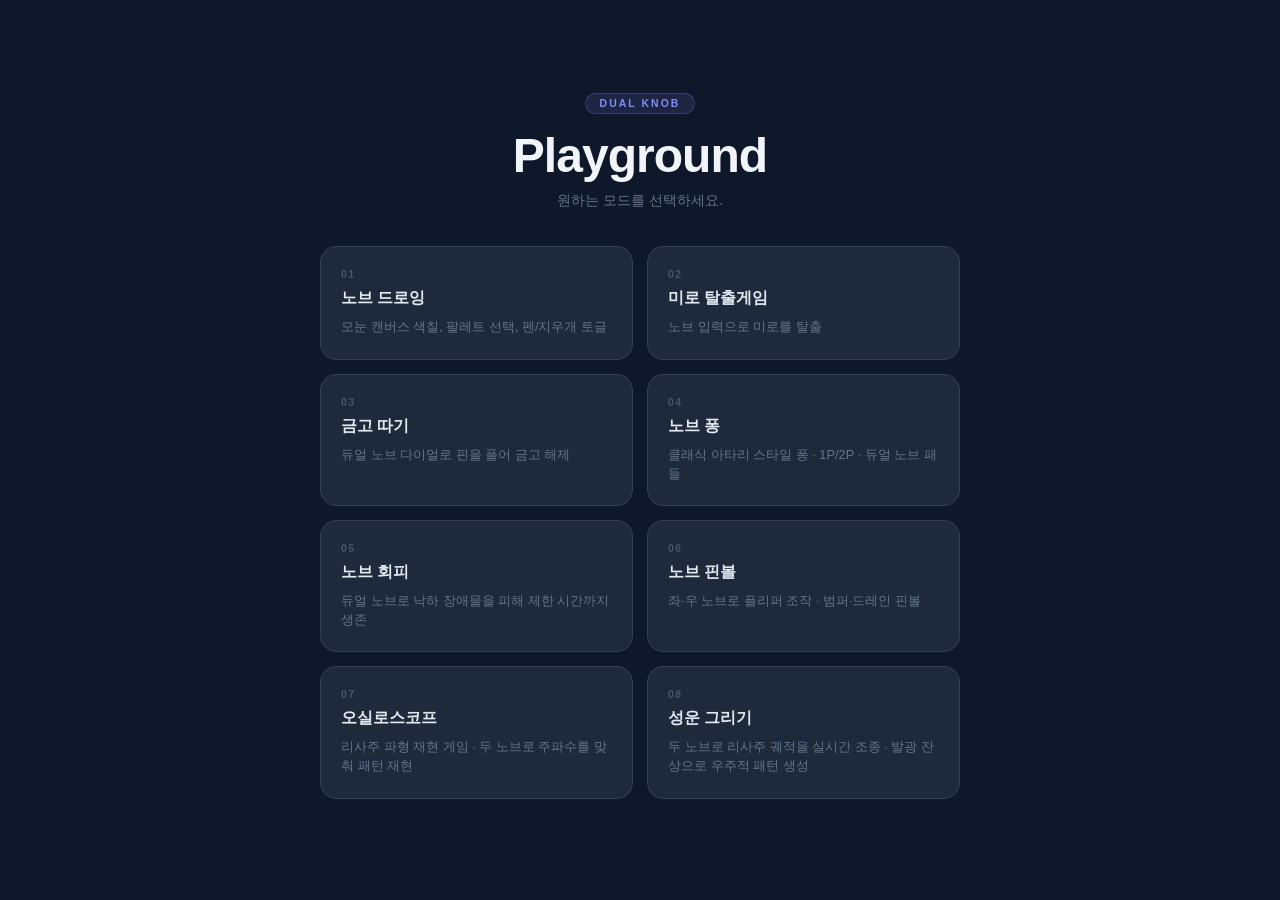
<file: index.html>
<!doctype html>
<html lang="ko">
  <head>
    <meta charset="UTF-8" />
    <meta http-equiv="refresh" content="0; url=./pages/index.html" />
    <meta name="viewport" content="width=device-width, initial-scale=1.0" />
    <title>Redirecting...</title>
  </head>
  <body>
    <p><a href="./pages/index.html">Go to home</a></p>
  </body>
</html>
</file>
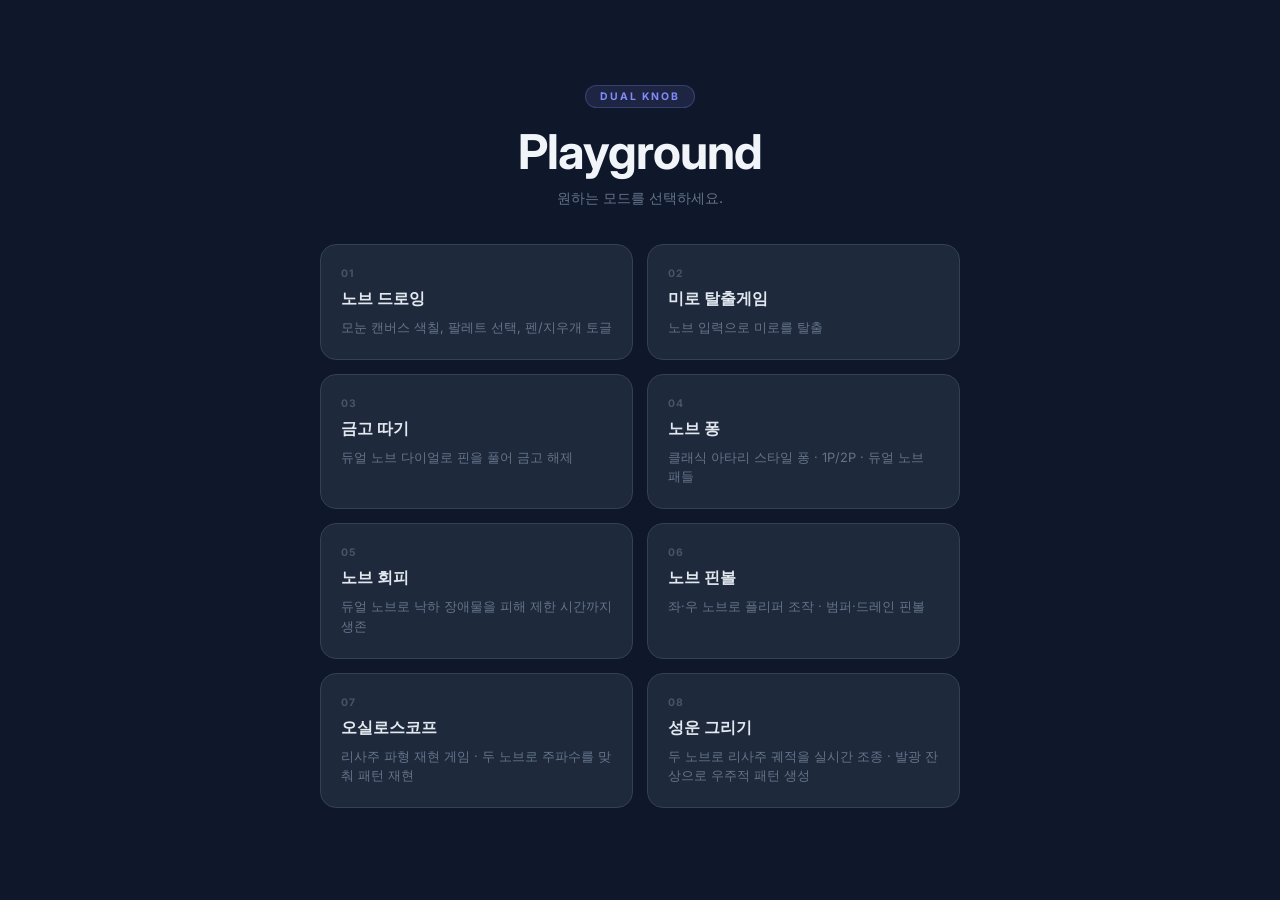
<file: pages/index.html>
<!doctype html>
<html lang="ko">
  <head>
    <meta charset="UTF-8" />
    <meta name="viewport" content="width=device-width, initial-scale=1.0" />
    <title>Dual Knob Playground</title>
    <link rel="preconnect" href="https://fonts.googleapis.com" />
    <link rel="preconnect" href="https://fonts.gstatic.com" crossorigin />
    <link href="https://fonts.googleapis.com/css2?family=Inter:wght@400;500;600;700&display=swap" rel="stylesheet" />
    <link rel="stylesheet" href="../styles/style.css" />
  </head>
  <body class="home-body">
    <main class="home-shell">
      <header class="home-header">
        <span class="home-badge">DUAL KNOB</span>
        <h1 class="home-title">Playground</h1>
        <p class="home-subtitle">원하는 모드를 선택하세요.</p>
      </header>
      <div class="home-grid">
        <a class="home-card" href="./knob-drawing.html">
          <span class="home-card-num">01</span>
          <h2>노브 드로잉</h2>
          <p>모눈 캔버스 색칠, 팔레트 선택, 펜/지우개 토글</p>
        </a>
        <a class="home-card" href="./maze.html">
          <span class="home-card-num">02</span>
          <h2>미로 탈출게임</h2>
          <p>노브 입력으로 미로를 탈출</p>
        </a>
        <a class="home-card" href="./safe-crack.html">
          <span class="home-card-num">03</span>
          <h2>금고 따기</h2>
          <p>듀얼 노브 다이얼로 핀을 풀어 금고 해제</p>
        </a>
        <a class="home-card" href="./pong.html">
          <span class="home-card-num">04</span>
          <h2>노브 퐁</h2>
          <p>클래식 아타리 스타일 퐁 · 1P/2P · 듀얼 노브 패들</p>
        </a>
        <a class="home-card" href="./dodge.html">
          <span class="home-card-num">05</span>
          <h2>노브 회피</h2>
          <p>듀얼 노브로 낙하 장애물을 피해 제한 시간까지 생존</p>
        </a>
        <a class="home-card" href="./pinball.html">
          <span class="home-card-num">06</span>
          <h2>노브 핀볼</h2>
          <p>좌·우 노브로 플리퍼 조작 · 범퍼·드레인 핀볼</p>
        </a>
        <a class="home-card" href="./scope.html">
          <span class="home-card-num">07</span>
          <h2>오실로스코프</h2>
          <p>리사주 파형 재현 게임 · 두 노브로 주파수를 맞춰 패턴 재현</p>
        </a>
        <a class="home-card" href="./nebula.html">
          <span class="home-card-num">08</span>
          <h2>성운 그리기</h2>
          <p>두 노브로 리사주 궤적을 실시간 조종 · 발광 잔상으로 우주적 패턴 생성</p>
        </a>
      </div>
    </main>
  </body>
</html>
</file>
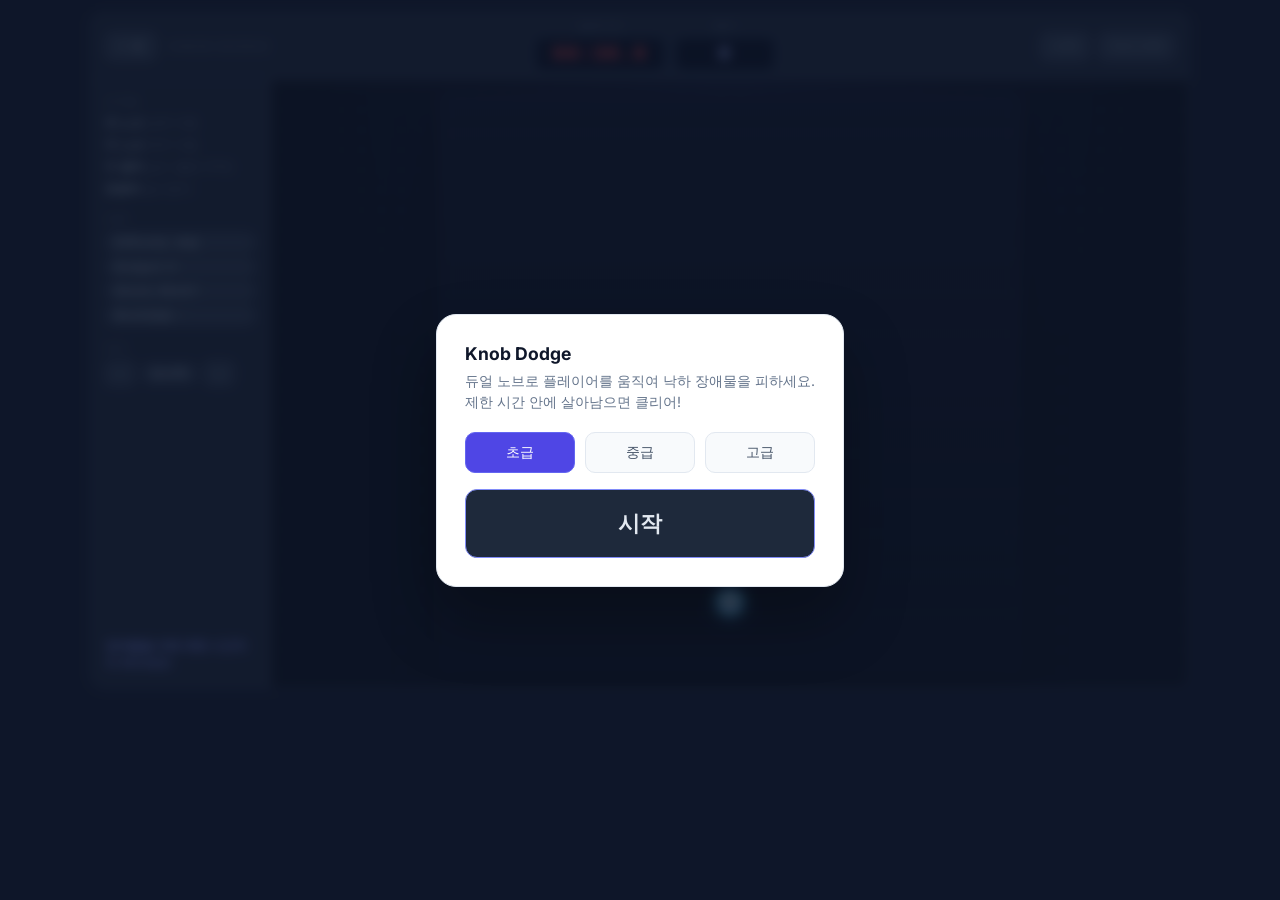
<file: pages/dodge.html>
<!doctype html>
<html lang="ko">
  <head>
    <meta charset="UTF-8" />
    <meta name="viewport" content="width=device-width, initial-scale=1.0" />
    <title>Dual Knob Dodge</title>
    <link rel="preconnect" href="https://fonts.googleapis.com" />
    <link rel="preconnect" href="https://fonts.gstatic.com" crossorigin />
    <link href="https://fonts.googleapis.com/css2?family=Inter:wght@400;500;600;700&display=swap" rel="stylesheet" />
    <link rel="stylesheet" href="../styles/style.css" />
    <link rel="stylesheet" href="../styles/maze.css" />
    <link rel="stylesheet" href="../styles/dodge.css" />
  </head>
  <body class="maze-body">
    <div class="maze-app">
      <header class="maze-toolbar">
        <div class="maze-toolbar-left">
          <a class="size-btn home-btn" href="./index.html">← 홈</a>
          <span class="maze-app-title">Knob Dodge</span>
        </div>
        <div class="maze-timers">
          <div class="maze-timer-group">
            <span class="maze-timer-label">남은시간</span>
            <div id="dodgeTimeBoard" class="maze-timer-board">00:00.0</div>
          </div>
          <div class="maze-timer-group">
            <span class="maze-timer-label">점수</span>
            <div id="dodgeScoreBoard" class="maze-timer-board dodge-score-board">0</div>
          </div>
        </div>
        <div class="maze-toolbar-right">
          <button id="dodgeStartBtn" class="size-btn" type="button">시작</button>
          <button id="dodgeResetBtn" class="size-btn" type="button">다시 시작</button>
        </div>
      </header>
      <section class="maze-workspace">
        <aside class="maze-panel">
          <div class="maze-panel-section">
            <p class="maze-panel-label">조작법</p>
            <p class="maze-guide-line"><strong>좌 노브</strong> 상하 이동</p>
            <p class="maze-guide-line"><strong>우 노브</strong> 좌우 이동</p>
            <p class="maze-guide-line"><strong>우 클릭</strong> 실드 (짧은 무적)</p>
            <p class="maze-guide-line"><strong>중클릭</strong> 일시정지</p>
          </div>
          <div class="maze-panel-section">
            <p class="maze-panel-label">상태</p>
            <div class="maze-status-list">
              <span id="dodgeDifficultyState" class="status">Difficulty: -</span>
              <span id="dodgeDodgedState" class="status">Dodged: 0</span>
              <span id="dodgeShieldState" class="status">Shield: READY</span>
              <span id="dodgeBestState" class="status">Best: -</span>
            </div>
          </div>
          <div class="maze-panel-section">
            <p class="maze-panel-label">감도</p>
            <div class="maze-sens-row">
              <button id="dodgeSensDecBtn" class="size-btn" type="button">−</button>
              <span id="dodgeSensState" class="status">2px/틱</span>
              <button id="dodgeSensIncBtn" class="size-btn" type="button">+</button>
            </div>
          </div>
          <p id="dodgeMessage" class="maze-message">난이도를 선택하고 시작하세요.</p>
        </aside>
        <div class="maze-canvas-wrap dodge-canvas-wrap">
          <canvas id="dodgeCanvas" width="580" height="580"></canvas>
        </div>
      </section>
    </div>
    <div id="dodgeStartOverlay" class="overlay">
      <div class="dialog">
        <h2>Knob Dodge</h2>
        <p>듀얼 노브로 플레이어를 움직여 낙하 장애물을 피하세요.<br />제한 시간 안에 살아남으면 클리어!</p>
        <div class="size-options">
          <button class="size-btn difficulty-btn" data-difficulty="easy" type="button">초급</button>
          <button class="size-btn difficulty-btn" data-difficulty="normal" type="button">중급</button>
          <button class="size-btn difficulty-btn" data-difficulty="hard" type="button">고급</button>
        </div>
        <button id="dodgeStartControlBtn" class="maze-big-start-btn" type="button">시작</button>
      </div>
    </div>
    <div id="dodgeResultOverlay" class="overlay hidden">
      <div class="dialog">
        <h2 id="dodgeResultTitle">RESULT</h2>
        <p id="dodgeResultText">결과를 확인하세요.</p>
        <button id="dodgeReplayBtn" class="size-btn" type="button">다시 도전</button>
      </div>
    </div>
    <script src="../scripts/dodge.js"></script>
  </body>
</html>
</file>
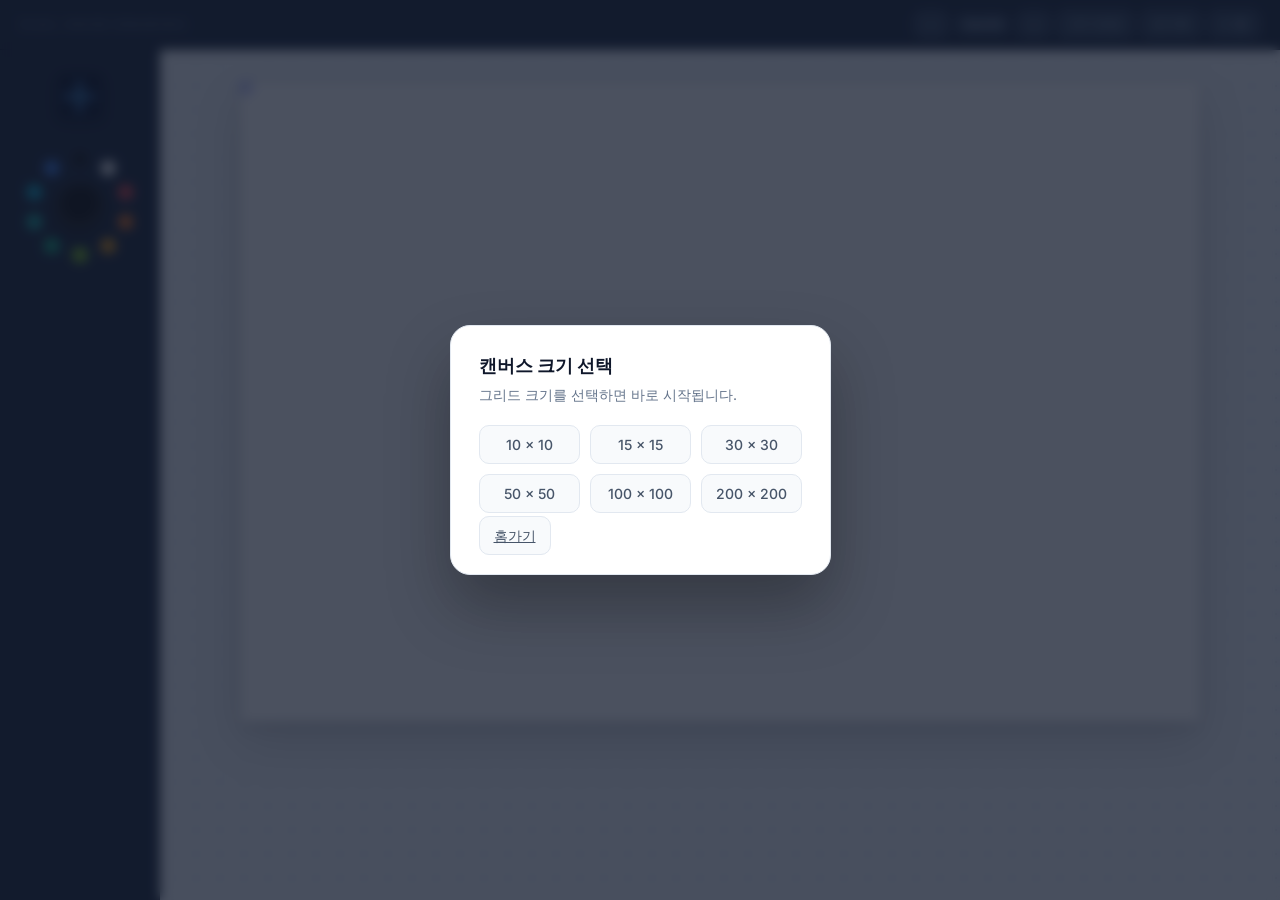
<file: pages/knob-drawing.html>
<!doctype html>
<html lang="ko">
  <head>
    <meta charset="UTF-8" />
    <meta name="viewport" content="width=device-width, initial-scale=1.0" />
    <title>Dual Knob Drawing Tool</title>
    <link rel="preconnect" href="https://fonts.googleapis.com" />
    <link rel="preconnect" href="https://fonts.gstatic.com" crossorigin />
    <link href="https://fonts.googleapis.com/css2?family=Inter:wght@400;500;600;700&display=swap" rel="stylesheet" />
    <link rel="stylesheet" href="../styles/style.css" />
  </head>
  <body>
    <main class="app">
      <header class="toolbar">
        <h1>Dual Knob Drawing</h1>
        <div class="control-deck">
          <div class="status-wrap">
            <span id="penStatus" class="status hidden-ui">Mode: MOVE</span>
            <span id="toolStatus" class="status hidden-ui">Tool: Move</span>
            <span id="colorStatus" class="status hidden-ui">Color: #111111</span>
            <span id="sizeStatus" class="status hidden-ui">Canvas: -</span>
          </div>
          <div class="status-wrap">
            <button id="sensDecBtn" class="size-btn" type="button">−</button>
            <span id="sensitivityStatus" class="status">2px/칸</span>
            <button id="sensIncBtn" class="size-btn" type="button">+</button>
            <button id="resizeBtn" class="size-btn" type="button">크기 변경</button>
            <button id="clearBtn" class="size-btn" type="button">초기화</button>
            <a href="./index.html" class="size-btn home-btn">← 홈</a>
          </div>
        </div>
      </header>

      <section id="palettePanel" class="palette palette-popup hidden" aria-label="색상 팔레트"></section>

      <div class="workspace">
        <aside class="artist-panel">
          <div id="modeIcon" class="mode-icon mode-move" aria-label="mode icon"></div>
          <div id="miniPalette" class="mini-palette" aria-hidden="true">
            <div id="activePaintBlob" class="paint-blob"></div>
          </div>
        </aside>

        <div id="canvasWrap" class="canvas-wrap">
          <div class="canvas-container">
            <canvas id="drawCanvas" width="960" height="640"></canvas>
            <canvas id="cursorCanvas" width="960" height="640"></canvas>
          </div>
        </div>
      </div>
    </main>

    <div id="sizePicker" class="overlay">
      <div class="dialog">
        <h2>캔버스 크기 선택</h2>
        <p>그리드 크기를 선택하면 바로 시작됩니다.</p>
        <div class="size-options">
          <button class="size-btn" data-size="10">10 × 10</button>
          <button class="size-btn" data-size="15">15 × 15</button>
          <button class="size-btn" data-size="30">30 × 30</button>
          <button class="size-btn" data-size="50">50 × 50</button>
          <button class="size-btn" data-size="100">100 × 100</button>
          <button class="size-btn" data-size="200">200 × 200</button>
        </div>
        <div style="margin-top: 12px">
          <a class="size-btn" href="./index.html">홈가기</a>
        </div>
      </div>
    </div>

    <script src="../scripts/knob.js"></script>
  </body>
</html>
</file>
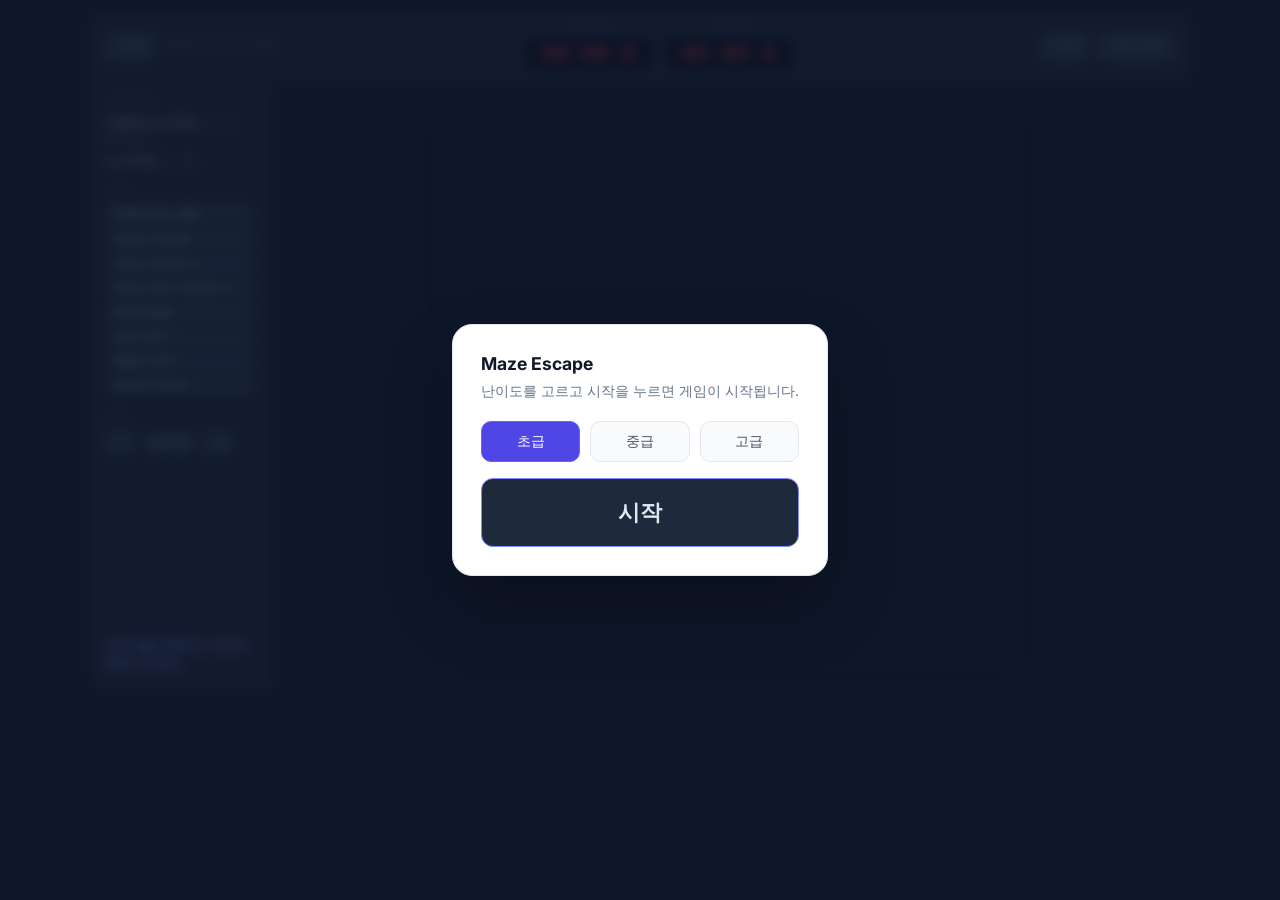
<file: pages/maze.html>
<!doctype html>
<html lang="ko">
  <head>
    <meta charset="UTF-8" />
    <meta name="viewport" content="width=device-width, initial-scale=1.0" />
    <title>Dual Knob Maze Escape</title>
    <link rel="preconnect" href="https://fonts.googleapis.com" />
    <link rel="preconnect" href="https://fonts.gstatic.com" crossorigin />
    <link href="https://fonts.googleapis.com/css2?family=Inter:wght@400;500;600;700&display=swap" rel="stylesheet" />
    <link rel="stylesheet" href="../styles/style.css" />
    <link rel="stylesheet" href="../styles/maze.css" />
  </head>
  <body class="maze-body">
    <div class="maze-app">

      <!-- ── 툴바 ── -->
      <header class="maze-toolbar">
        <div class="maze-toolbar-left">
          <a class="size-btn home-btn" href="./index.html">← 홈</a>
          <span class="maze-app-title">Maze Escape</span>
        </div>
        <div class="maze-timers">
          <div class="maze-timer-group">
            <span class="maze-timer-label">제한시간</span>
            <div id="mazeLimitBoard" class="maze-timer-board">00:00.0</div>
          </div>
          <div class="maze-timer-group">
            <span class="maze-timer-label">내기록</span>
            <div id="mazeRecordBoard" class="maze-timer-board">00:00.0</div>
          </div>
        </div>
        <div class="maze-toolbar-right">
          <button id="mazeStartBtn" class="size-btn" type="button">시작</button>
          <button id="mazeResetBtn" class="size-btn" type="button">다시 시작</button>
        </div>
      </header>

      <!-- ── 워크스페이스 ── -->
      <section class="maze-workspace">

        <!-- 사이드패널 -->
        <aside class="maze-panel">
          <div class="maze-panel-section">
            <p class="maze-panel-label">노브 매핑</p>
            <p class="maze-guide-line"><strong>우클릭(노브버튼)</strong> 부스트 ON/OFF</p>
            <p class="maze-guide-line"><strong>노브 회전</strong> 공 이동</p>
          </div>

          <div class="maze-panel-section">
            <p class="maze-panel-label">상태</p>
            <div class="maze-status-list">
              <span id="mazeDifficultyState" class="status">Difficulty: -</span>
              <span id="mazeStageState" class="status">Stage: 0</span>
              <span id="mazeTimerState" class="status">Time: 00.0</span>
              <span id="mazeScoreState" class="status">Total Time: -</span>
              <span id="mazeBestRecordState" class="status">Best: -</span>
              <span id="leftToggleState" class="status">Left: OFF</span>
              <span id="rightToggleState" class="status">Right: OFF</span>
              <span id="mazeLevelState" class="status">Level: 15×15</span>
            </div>
          </div>

          <div class="maze-panel-section">
            <p class="maze-panel-label">감도</p>
            <div class="maze-sens-row">
              <button id="mazeSensDecBtn" class="size-btn" type="button">−</button>
              <span id="mazeSensState" class="status">2px/칸</span>
              <button id="mazeSensIncBtn" class="size-btn" type="button">+</button>
            </div>
          </div>

          <p id="mazeMessage" class="maze-message">도착점(초록)에 도달하세요.</p>
        </aside>

        <!-- 캔버스 -->
        <div class="maze-canvas-wrap">
          <canvas id="mazeCanvas" width="580" height="580"></canvas>
        </div>

      </section>
    </div>

    <!-- ── 시작 오버레이 ── -->
    <div id="mazeStartOverlay" class="overlay">
      <div class="dialog">
        <h2>Maze Escape</h2>
        <p>난이도를 고르고 시작을 누르면 게임이 시작됩니다.</p>
        <div class="size-options">
          <button class="size-btn difficulty-btn" data-difficulty="easy" type="button">초급</button>
          <button class="size-btn difficulty-btn" data-difficulty="normal" type="button">중급</button>
          <button class="size-btn difficulty-btn" data-difficulty="hard" type="button">고급</button>
        </div>
        <button id="mazeStartControlBtn" class="maze-big-start-btn" type="button">시작</button>
      </div>
    </div>

    <!-- ── 결과 오버레이 ── -->
    <div id="mazeResultOverlay" class="overlay hidden">
      <div class="dialog">
        <h2 id="mazeResultTitle">GAME OVER</h2>
        <p id="mazeResultText">점수를 확인하고 다시 도전하세요.</p>
        <div class="size-options">
          <button id="mazeNextBtn" class="size-btn hidden" type="button">다음 스테이지</button>
          <button id="mazeReplayBtn" class="size-btn" type="button">다시 도전</button>
        </div>
      </div>
    </div>

    <script src="../scripts/maze.js"></script>
  </body>
</html>
</file>
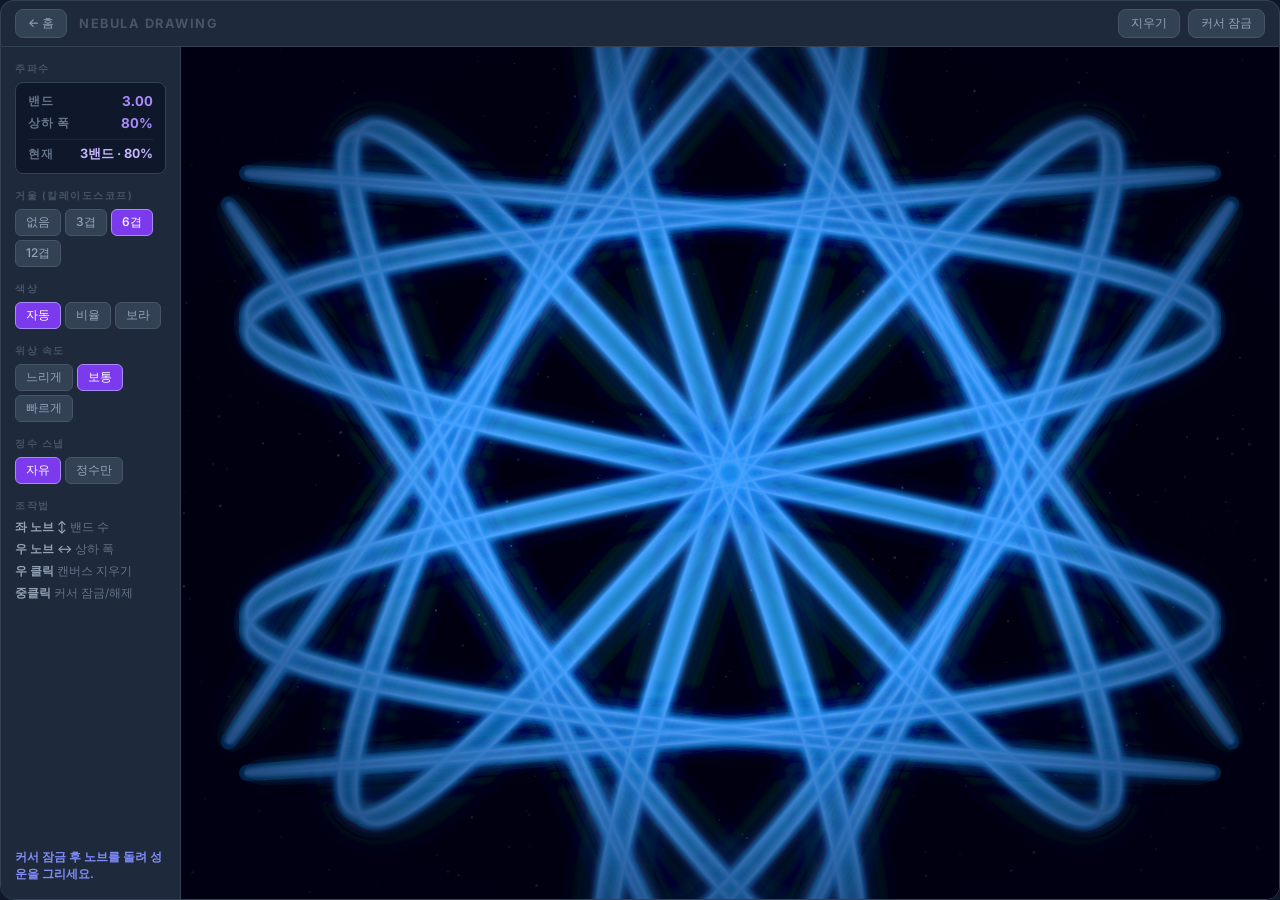
<file: pages/nebula.html>
<!doctype html>
<html lang="ko">
  <head>
    <meta charset="UTF-8" />
    <meta name="viewport" content="width=device-width, initial-scale=1.0" />
    <title>Nebula Drawing</title>
    <link rel="preconnect" href="https://fonts.googleapis.com" />
    <link rel="preconnect" href="https://fonts.gstatic.com" crossorigin />
    <link href="https://fonts.googleapis.com/css2?family=Inter:wght@400;500;600;700&display=swap" rel="stylesheet" />
    <link rel="stylesheet" href="../styles/style.css" />
    <link rel="stylesheet" href="../styles/maze.css" />
    <link rel="stylesheet" href="../styles/nebula.css" />
    <style>html, body { overflow: hidden; }</style>
  </head>
  <body class="maze-body">
    <div class="maze-app">

      <header class="maze-toolbar">
        <div class="maze-toolbar-left">
          <a class="size-btn home-btn" href="./index.html">← 홈</a>
          <span class="maze-app-title">Nebula Drawing</span>
        </div>
        <div class="maze-toolbar-right">
          <button id="nebulaClearBtn" class="size-btn" type="button">지우기</button>
          <button id="nebulaLockBtn" class="size-btn" type="button">커서 잠금</button>
        </div>
      </header>

      <section class="maze-workspace">
        <aside class="maze-panel">

          <div class="maze-panel-section">
            <p class="maze-panel-label">주파수</p>
            <div class="nebula-freq-display">
              <div class="nebula-freq-row">
                <span class="nebula-freq-label">밴드</span>
                <span id="nebulaFxVal" class="nebula-freq-val">3.00</span>
              </div>
              <div class="nebula-freq-row">
                <span class="nebula-freq-label">상하 폭</span>
                <span id="nebulaFyVal" class="nebula-freq-val">80%</span>
              </div>
              <div class="nebula-freq-row nebula-freq-row-ratio">
                <span class="nebula-freq-label">현재</span>
                <span id="nebulaRatioVal" class="nebula-freq-val nebula-ratio-val">3밴드 · 80%</span>
              </div>
            </div>
          </div>

          <div class="maze-panel-section">
            <p class="maze-panel-label">거울 (칼레이도스코프)</p>
            <div class="nebula-btn-group">
              <button class="size-btn nebula-kaleido-btn" data-kaleido="off">없음</button>
              <button class="size-btn nebula-kaleido-btn" data-kaleido="3">3겹</button>
              <button class="size-btn nebula-kaleido-btn active" data-kaleido="6">6겹</button>
              <button class="size-btn nebula-kaleido-btn" data-kaleido="12">12겹</button>
            </div>
          </div>

          <div class="maze-panel-section">
            <p class="maze-panel-label">색상</p>
            <div class="nebula-btn-group">
              <button class="size-btn nebula-mode-btn active" data-mode="auto">자동</button>
              <button class="size-btn nebula-mode-btn" data-mode="ratio">비율</button>
              <button class="size-btn nebula-mode-btn" data-mode="fixed">보라</button>
            </div>
          </div>

          <div class="maze-panel-section">
            <p class="maze-panel-label">위상 속도</p>
            <div class="nebula-btn-group">
              <button class="size-btn nebula-speed-btn" data-speed="0.001">느리게</button>
              <button class="size-btn nebula-speed-btn active" data-speed="0.004">보통</button>
              <button class="size-btn nebula-speed-btn" data-speed="0.014">빠르게</button>
            </div>
          </div>

          <div class="maze-panel-section">
            <p class="maze-panel-label">정수 스냅</p>
            <div class="nebula-btn-group">
              <button class="size-btn nebula-snap-btn active" data-snap="off">자유</button>
              <button class="size-btn nebula-snap-btn" data-snap="on">정수만</button>
            </div>
          </div>

          <div class="maze-panel-section">
            <p class="maze-panel-label">조작법</p>
            <p class="maze-guide-line"><strong>좌 노브 ↕</strong> 밴드 수</p>
            <p class="maze-guide-line"><strong>우 노브 ↔</strong> 상하 폭</p>
            <p class="maze-guide-line"><strong>우 클릭</strong> 캔버스 지우기</p>
            <p class="maze-guide-line"><strong>중클릭</strong> 커서 잠금/해제</p>
          </div>

          <p id="nebulaMessage" class="maze-message">커서 잠금 후 노브를 돌려 성운을 그리세요.</p>
        </aside>

        <div class="nebula-stage">
          <canvas id="nebulaCanvas" width="480" height="480"></canvas>
        </div>
      </section>
    </div>

    <script src="../scripts/nebula.js"></script>
  </body>
</html>
</file>
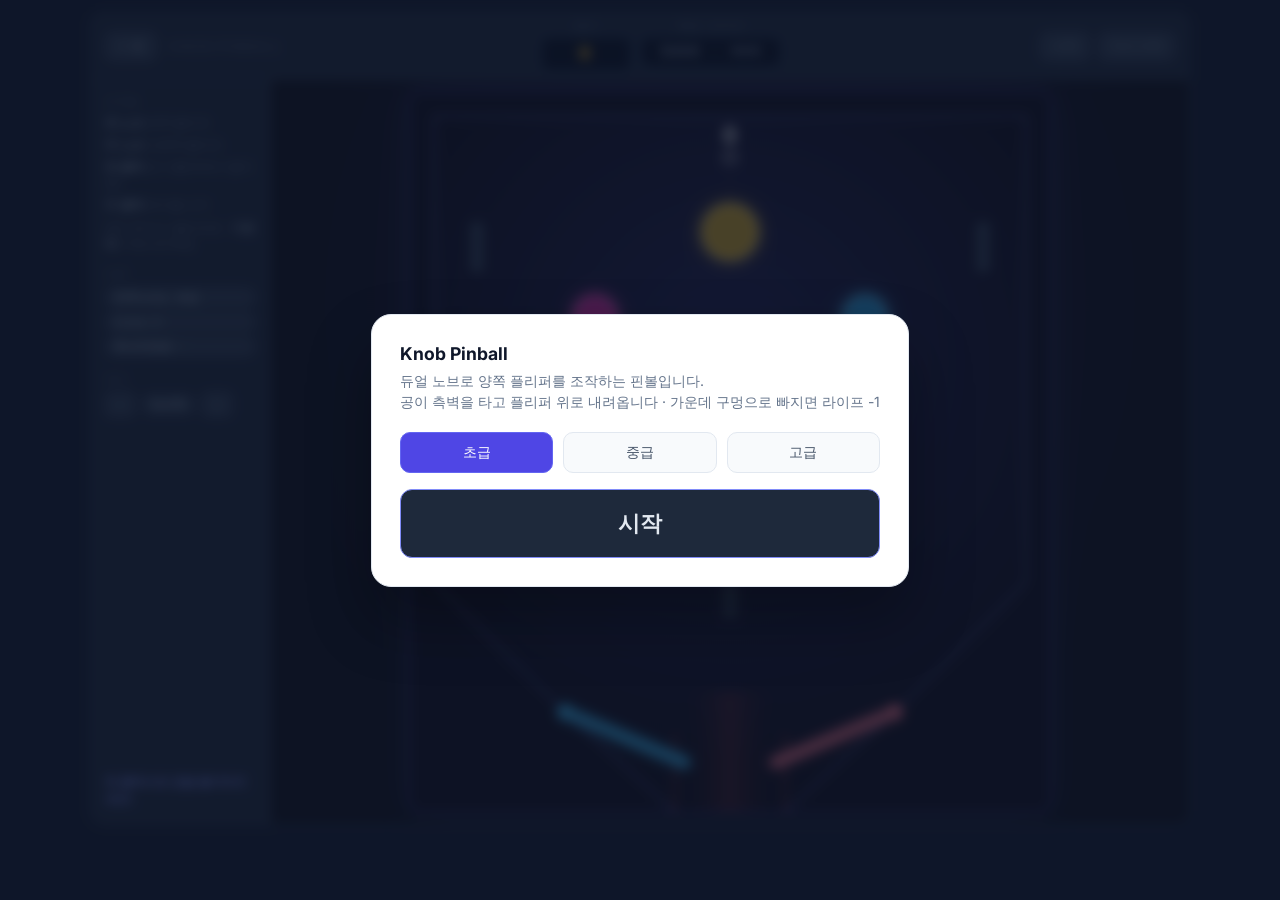
<file: pages/pinball.html>
<!doctype html>
<html lang="ko">
  <head>
    <meta charset="UTF-8" />
    <meta name="viewport" content="width=device-width, initial-scale=1.0" />
    <title>Dual Knob Pinball</title>
    <link rel="preconnect" href="https://fonts.googleapis.com" />
    <link rel="preconnect" href="https://fonts.gstatic.com" crossorigin />
    <link href="https://fonts.googleapis.com/css2?family=Inter:wght@400;500;600;700&display=swap" rel="stylesheet" />
    <link rel="stylesheet" href="../styles/style.css" />
    <link rel="stylesheet" href="../styles/maze.css" />
    <link rel="stylesheet" href="../styles/pinball.css" />
  </head>
  <body class="maze-body">
    <div class="maze-app">

      <header class="maze-toolbar">
        <div class="maze-toolbar-left">
          <a class="size-btn home-btn" href="./index.html">← 홈</a>
          <span class="maze-app-title">Knob Pinball</span>
        </div>
        <div class="maze-timers">
          <div class="maze-timer-group">
            <span class="maze-timer-label">점수</span>
            <div id="pinballScoreBoard" class="maze-timer-board pinball-score-board">0</div>
          </div>
          <div class="maze-timer-group">
            <span class="maze-timer-label">목표 / 라이프</span>
            <div id="pinballGoalBoard" class="maze-timer-board pinball-goal-board">5000 · ♥♥♥</div>
          </div>
        </div>
        <div class="maze-toolbar-right">
          <button id="pinballStartBtn" class="size-btn" type="button">시작</button>
          <button id="pinballResetBtn" class="size-btn" type="button">다시 시작</button>
        </div>
      </header>

      <section class="maze-workspace">
        <aside class="maze-panel">
          <div class="maze-panel-section">
            <p class="maze-panel-label">조작법</p>
            <p class="maze-guide-line"><strong>좌 노브</strong> 왼쪽 플리퍼</p>
            <p class="maze-guide-line"><strong>우 노브</strong> 오른쪽 플리퍼</p>
            <p class="maze-guide-line"><strong>좌 클릭</strong> 공 드롭(위에서 떨어짐)</p>
            <p class="maze-guide-line"><strong>우 클릭</strong> 테이블 넛지</p>
            <p class="maze-guide-line">공이 벽 타고 플리퍼로 · <strong>가운데</strong> 구멍으로 빠짐</p>
          </div>
          <div class="maze-panel-section">
            <p class="maze-panel-label">상태</p>
            <div class="maze-status-list">
              <span id="pinballDifficultyState" class="status">Difficulty: -</span>
              <span id="pinballLivesState" class="status">Lives: 3</span>
              <span id="pinballBestState" class="status">Best: -</span>
            </div>
          </div>
          <div class="maze-panel-section">
            <p class="maze-panel-label">감도</p>
            <div class="maze-sens-row">
              <button id="pinballSensDecBtn" class="size-btn" type="button">−</button>
              <span id="pinballSensState" class="status">2px/틱</span>
              <button id="pinballSensIncBtn" class="size-btn" type="button">+</button>
            </div>
          </div>
          <p id="pinballMessage" class="maze-message">난이도를 선택하고 시작하세요.</p>
        </aside>

        <div class="maze-canvas-wrap pinball-canvas-wrap">
          <canvas id="pinballCanvas" width="640" height="720"></canvas>
        </div>
      </section>
    </div>

    <div id="pinballStartOverlay" class="overlay">
      <div class="dialog">
        <h2>Knob Pinball</h2>
        <p>듀얼 노브로 양쪽 플리퍼를 조작하는 핀볼입니다.<br />공이 측벽을 타고 플리퍼 위로 내려옵니다 · 가운데 구멍으로 빠지면 라이프 -1</p>
        <div class="size-options">
          <button class="size-btn difficulty-btn" data-difficulty="easy" type="button">초급</button>
          <button class="size-btn difficulty-btn" data-difficulty="normal" type="button">중급</button>
          <button class="size-btn difficulty-btn" data-difficulty="hard" type="button">고급</button>
        </div>
        <button id="pinballStartControlBtn" class="maze-big-start-btn" type="button">시작</button>
      </div>
    </div>

    <div id="pinballResultOverlay" class="overlay hidden">
      <div class="dialog">
        <h2 id="pinballResultTitle">RESULT</h2>
        <p id="pinballResultText">결과를 확인하세요.</p>
        <button id="pinballReplayBtn" class="size-btn" type="button">다시 도전</button>
      </div>
    </div>

    <script src="../scripts/pinball.js"></script>
  </body>
</html>
</file>
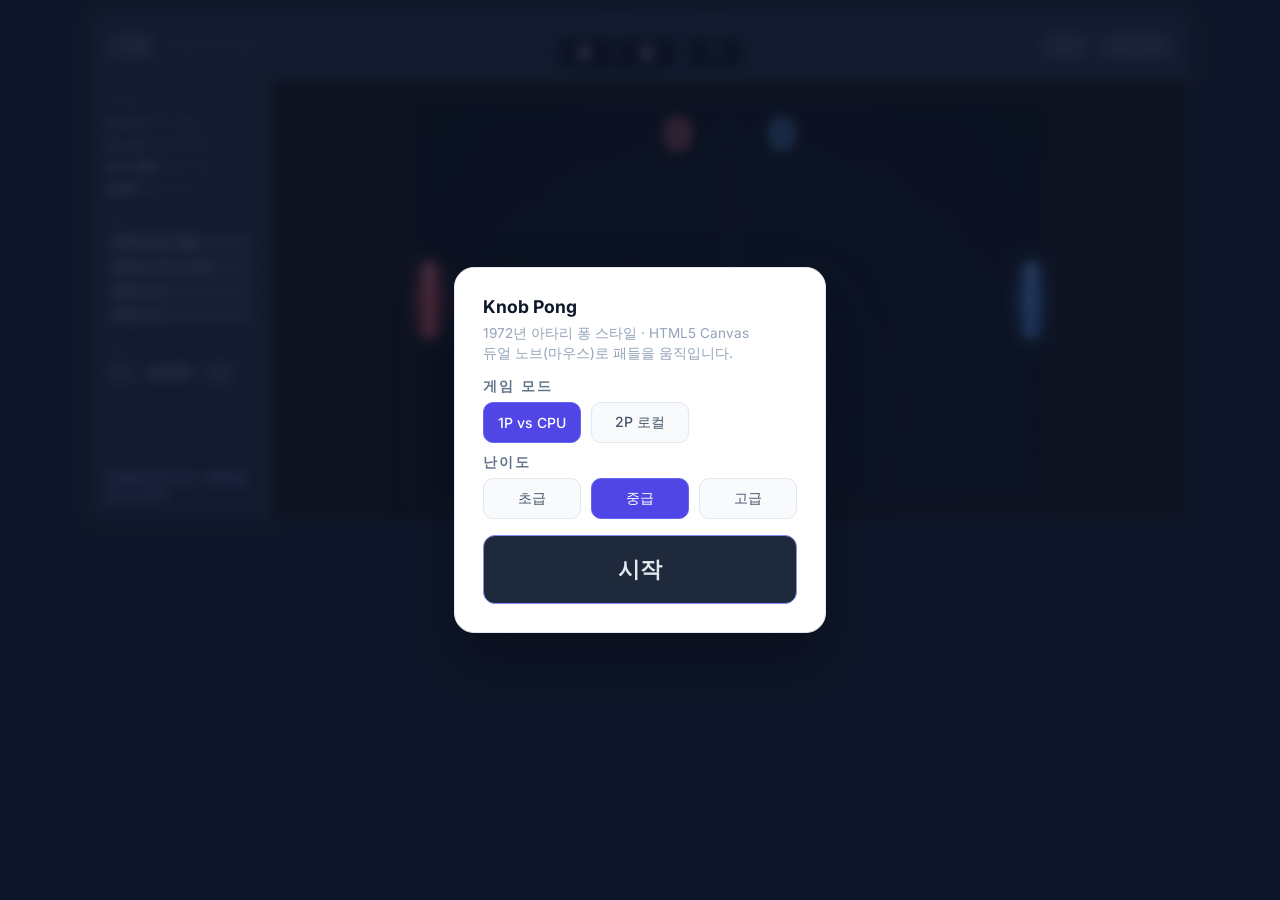
<file: pages/pong.html>
<!doctype html>
<html lang="ko">
  <head>
    <meta charset="UTF-8" />
    <meta name="viewport" content="width=device-width, initial-scale=1.0" />
    <title>Dual Knob Pong</title>
    <link rel="preconnect" href="https://fonts.googleapis.com" />
    <link rel="preconnect" href="https://fonts.gstatic.com" crossorigin />
    <link href="https://fonts.googleapis.com/css2?family=Inter:wght@400;500;600;700&display=swap" rel="stylesheet" />
    <link rel="stylesheet" href="../styles/style.css" />
    <link rel="stylesheet" href="../styles/maze.css" />
    <link rel="stylesheet" href="../styles/pong.css" />
  </head>
  <body class="maze-body">
    <div class="maze-app">

      <header class="maze-toolbar">
        <div class="maze-toolbar-left">
          <a class="size-btn home-btn" href="./index.html">← 홈</a>
          <span class="maze-app-title">Knob Pong</span>
        </div>
        <div class="maze-timers">
          <div class="maze-timer-group">
            <span class="maze-timer-label">점수</span>
            <div id="pongScoreBoard" class="maze-timer-board pong-score-board">0 : 0</div>
          </div>
          <div class="maze-timer-group">
            <span class="maze-timer-label">목표</span>
            <div id="pongGoalBoard" class="maze-timer-board pong-goal-board">7</div>
          </div>
        </div>
        <div class="maze-toolbar-right">
          <button id="pongStartBtn" class="size-btn" type="button">시작</button>
          <button id="pongResetBtn" class="size-btn" type="button">다시 시작</button>
        </div>
      </header>

      <section class="maze-workspace">
        <aside class="maze-panel">
          <div class="maze-panel-section">
            <p class="maze-panel-label">조작법</p>
            <p class="maze-guide-line"><strong>좌 노브</strong> 왼쪽 패들</p>
            <p class="maze-guide-line"><strong>우 노브</strong> 오른쪽 패들</p>
            <p class="maze-guide-line"><strong>좌/우 클릭</strong> 각자 서브</p>
            <p class="maze-guide-line"><strong>중클릭</strong> 일시정지</p>
          </div>
          <div class="maze-panel-section">
            <p class="maze-panel-label">상태</p>
            <div class="maze-status-list">
              <span id="pongDifficultyState" class="status">Difficulty: -</span>
              <span id="pongModeState" class="status">Mode: -</span>
              <span id="pongBallSpeedState" class="status">Ball: -</span>
              <span id="pongBestState" class="status">Best: -</span>
            </div>
          </div>
          <div class="maze-panel-section">
            <p class="maze-panel-label">감도</p>
            <div class="maze-sens-row">
              <button id="pongSensDecBtn" class="size-btn" type="button">−</button>
              <span id="pongSensState" class="status">2px/틱</span>
              <button id="pongSensIncBtn" class="size-btn" type="button">+</button>
            </div>
          </div>
          <p id="pongMessage" class="maze-message">모드와 난이도를 선택하세요.</p>
        </aside>

        <div class="maze-canvas-wrap pong-canvas-wrap">
          <canvas id="pongCanvas" width="640" height="400"></canvas>
        </div>
      </section>
    </div>

    <div id="pongStartOverlay" class="overlay">
      <div class="dialog pong-dialog">
        <h2>Knob Pong</h2>
        <p class="pong-dialog-desc">
          1972년 아타리 퐁 스타일 · HTML5 Canvas<br />
          듀얼 노브(마우스)로 패들을 움직입니다.
        </p>
        <p class="maze-panel-label pong-dialog-label">게임 모드</p>
        <div class="size-options pong-mode-options">
          <button class="size-btn mode-btn active" data-mode="cpu" type="button">1P vs CPU</button>
          <button class="size-btn mode-btn" data-mode="2p" type="button">2P 로컬</button>
        </div>
        <p class="maze-panel-label pong-dialog-label">난이도</p>
        <div class="size-options">
          <button class="size-btn difficulty-btn" data-difficulty="easy" type="button">초급</button>
          <button class="size-btn difficulty-btn" data-difficulty="normal" type="button">중급</button>
          <button class="size-btn difficulty-btn" data-difficulty="hard" type="button">고급</button>
        </div>
        <button id="pongStartControlBtn" class="maze-big-start-btn" type="button">시작</button>
      </div>
    </div>

    <div id="pongResultOverlay" class="overlay hidden">
      <div class="dialog">
        <h2 id="pongResultTitle">WINNER</h2>
        <p id="pongResultText">결과를 확인하세요.</p>
        <button id="pongReplayBtn" class="size-btn" type="button">다시 도전</button>
      </div>
    </div>

    <script src="../scripts/pong.js"></script>
  </body>
</html>
</file>
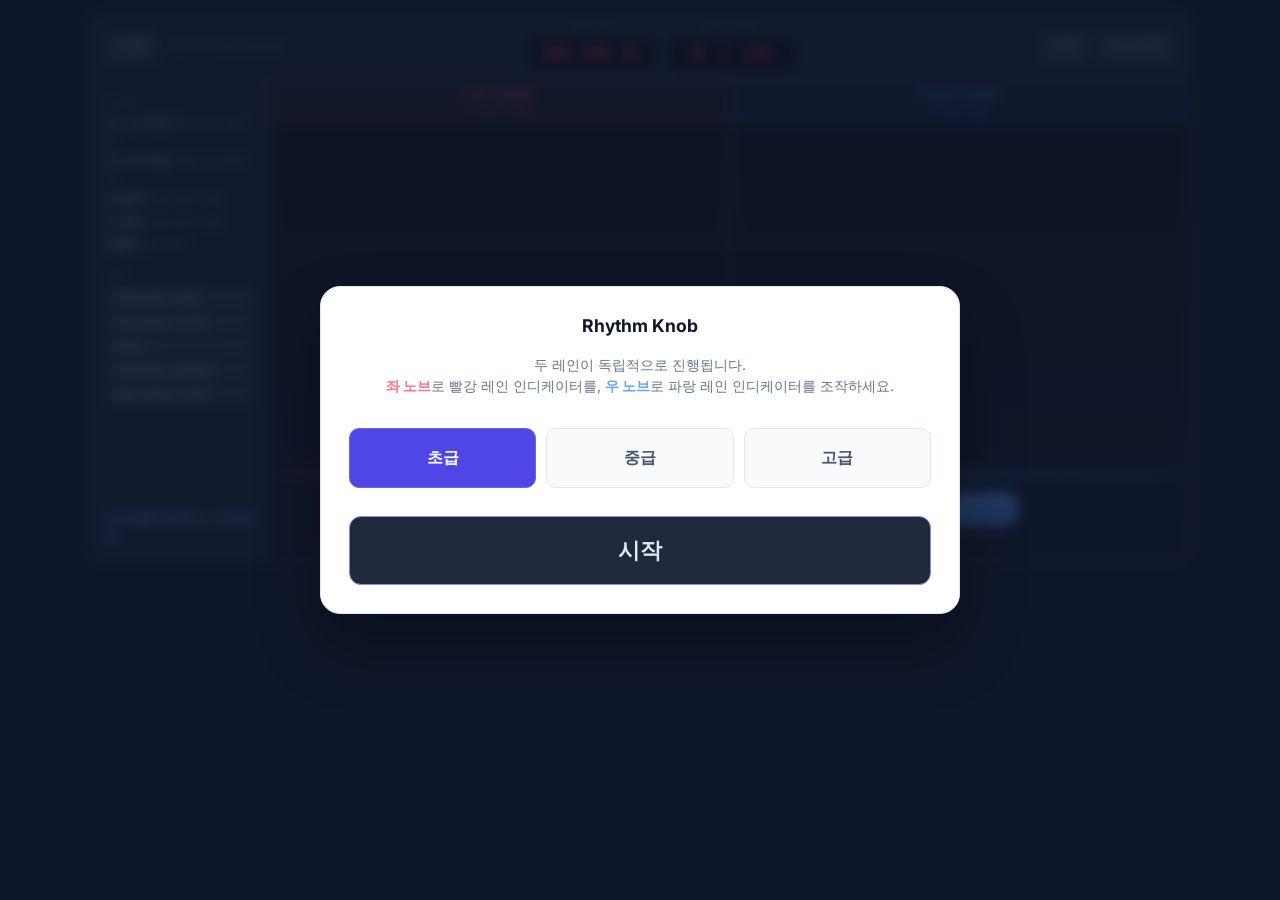
<file: pages/rhythm-knob.html>
<!doctype html>
<html lang="ko">
  <head>
    <meta charset="UTF-8" />
    <meta name="viewport" content="width=device-width, initial-scale=1.0" />
    <title>Dual Knob Rhythm</title>
    <link rel="preconnect" href="https://fonts.googleapis.com" />
    <link rel="preconnect" href="https://fonts.gstatic.com" crossorigin />
    <link href="https://fonts.googleapis.com/css2?family=Inter:wght@400;500;600;700&display=swap" rel="stylesheet" />
    <link rel="stylesheet" href="../styles/style.css" />
    <link rel="stylesheet" href="../styles/maze.css" />
    <link rel="stylesheet" href="../styles/rhythm.css" />
  </head>
  <body class="maze-body">
    <div class="maze-app">

      <header class="maze-toolbar">
        <div class="maze-toolbar-left">
          <a class="size-btn home-btn" href="./index.html">← 홈</a>
          <span class="maze-app-title">Rhythm Knob</span>
        </div>
        <div class="maze-timers">
          <div class="maze-timer-group">
            <span class="maze-timer-label">남은시간</span>
            <div id="rhythmTimeBoard" class="maze-timer-board">00:00.0</div>
          </div>
          <div class="maze-timer-group">
            <span class="maze-timer-label">점수 / 콤보</span>
            <div id="rhythmScoreBoard" class="maze-timer-board">0 / x0</div>
          </div>
        </div>
        <div class="maze-toolbar-right">
          <button id="rhythmStartBtn" class="size-btn" type="button">시작</button>
          <button id="rhythmResetBtn" class="size-btn" type="button">다시 시작</button>
        </div>
      </header>

      <section class="maze-workspace">
        <aside class="maze-panel">
          <div class="maze-panel-section">
            <p class="maze-panel-label">조작법</p>
            <p class="maze-guide-line"><strong>좌 노브 회전</strong> 빨강 인디케이터</p>
            <p class="maze-guide-line"><strong>우 노브 회전</strong> 파랑 인디케이터</p>
            <p class="maze-guide-line"><strong>좌 클릭</strong> 빨강 레인 판정</p>
            <p class="maze-guide-line"><strong>우 클릭</strong> 파랑 레인 판정</p>
            <p class="maze-guide-line"><strong>중클릭</strong> 일시정지</p>
          </div>
          <div class="maze-panel-section">
            <p class="maze-panel-label">상태</p>
            <div class="maze-status-list">
              <span id="rhythmDifficultyState" class="status">Difficulty: -</span>
              <span id="rhythmAccuracyState" class="status">Accuracy: 0%</span>
              <span id="rhythmBestState" class="status">Best: -</span>
              <span id="rhythmStatsState" class="status">P/G/O/M: 0/0/0/0</span>
              <span id="rhythmMissStackState" class="status">Miss Stack: 0/0</span>
            </div>
          </div>
          <p id="rhythmMessage" class="maze-message">난이도를 선택하고 시작하세요.</p>
        </aside>

        <!-- ── 듀얼 레인 ── -->
        <div class="rhythm-stage">
          <div class="rhythm-lane lane-left">
            <div class="lane-header">
              <span class="lane-knob">LEFT KNOB</span>
              <span class="lane-key">좌 클릭 판정</span>
            </div>
            <div id="leftTrack" class="lane-track">
              <div class="judge-line"></div>
              <div id="indicatorRed" class="indicator red"></div>
            </div>
          </div>

          <div class="lane-divider">
            <div id="rhythmJudgeText" class="judge-text">READY</div>
          </div>

          <div class="rhythm-lane lane-right">
            <div class="lane-header">
              <span class="lane-knob">RIGHT KNOB</span>
              <span class="lane-key">우 클릭 판정</span>
            </div>
            <div id="rightTrack" class="lane-track">
              <div class="judge-line"></div>
              <div id="indicatorBlue" class="indicator blue"></div>
            </div>
          </div>
        </div>
      </section>
    </div>

    <div id="rhythmStartOverlay" class="overlay">
      <div class="dialog rhythm-dialog">
        <h2>Rhythm Knob</h2>
        <p>두 레인이 독립적으로 진행됩니다.<br>
          <strong style="color:#fb7185">좌 노브</strong>로 빨강 레인 인디케이터를,
          <strong style="color:#60a5fa">우 노브</strong>로 파랑 레인 인디케이터를 조작하세요.</p>
        <div class="size-options">
          <button class="size-btn difficulty-btn" data-difficulty="easy" type="button">초급</button>
          <button class="size-btn difficulty-btn" data-difficulty="normal" type="button">중급</button>
          <button class="size-btn difficulty-btn" data-difficulty="hard" type="button">고급</button>
        </div>
        <button id="rhythmStartControlBtn" class="maze-big-start-btn" type="button">시작</button>
      </div>
    </div>

    <div id="rhythmResultOverlay" class="overlay hidden">
      <div class="dialog rhythm-dialog">
        <h2 id="rhythmResultTitle">RESULT</h2>
        <p id="rhythmResultText">결과를 확인하세요.</p>
        <button id="rhythmReplayBtn" class="size-btn" type="button">다시 도전</button>
      </div>
    </div>

    <script src="../scripts/rhythm.js"></script>
  </body>
</html>
</file>
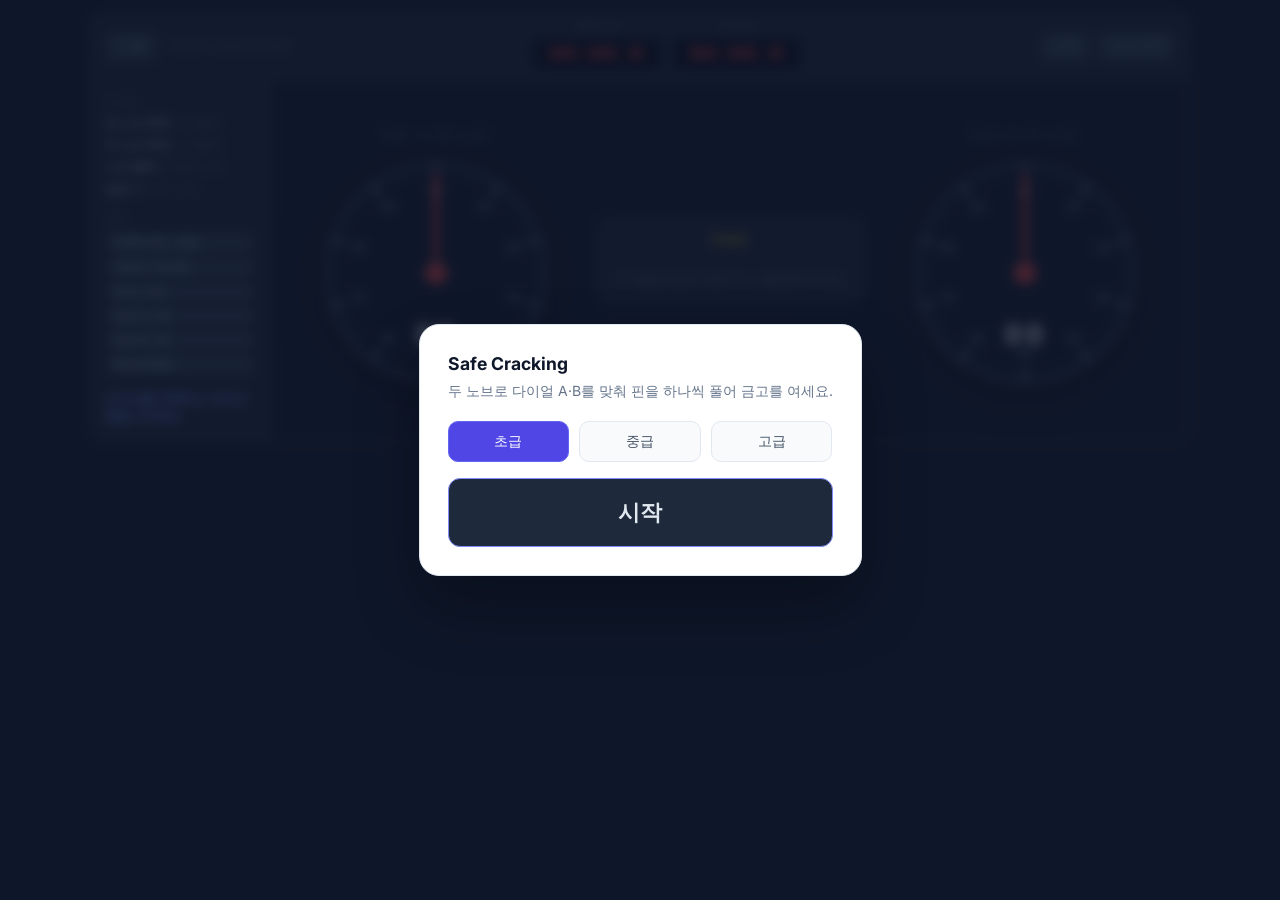
<file: pages/safe-crack.html>
<!doctype html>
<html lang="ko">
  <head>
    <meta charset="UTF-8" />
    <meta name="viewport" content="width=device-width, initial-scale=1.0" />
    <title>Dual Knob Safe Cracking</title>
    <link rel="preconnect" href="https://fonts.googleapis.com" />
    <link rel="preconnect" href="https://fonts.gstatic.com" crossorigin />
    <link href="https://fonts.googleapis.com/css2?family=Inter:wght@400;500;600;700&display=swap" rel="stylesheet" />
    <link rel="stylesheet" href="../styles/style.css" />
    <link rel="stylesheet" href="../styles/maze.css" />
    <link rel="stylesheet" href="../styles/safe.css" />
  </head>
  <body class="maze-body">
    <div class="maze-app">

      <header class="maze-toolbar">
        <div class="maze-toolbar-left">
          <a class="size-btn home-btn" href="./index.html">← 홈</a>
          <span class="maze-app-title">Safe Cracking</span>
        </div>
        <div class="maze-timers">
          <div class="maze-timer-group">
            <span class="maze-timer-label">제한시간</span>
            <div id="safeLimitBoard" class="maze-timer-board">00:00.0</div>
          </div>
          <div class="maze-timer-group">
            <span class="maze-timer-label">내기록</span>
            <div id="safeRecordBoard" class="maze-timer-board">00:00.0</div>
          </div>
        </div>
        <div class="maze-toolbar-right">
          <button id="safeStartBtn" class="size-btn" type="button">시작</button>
          <button id="safeResetBtn" class="size-btn" type="button">다시 시작</button>
        </div>
      </header>

      <section class="maze-workspace">
        <aside class="maze-panel">
          <div class="maze-panel-section">
            <p class="maze-panel-label">조작법</p>
            <p class="maze-guide-line"><strong>좌 노브 회전</strong> 다이얼 A</p>
            <p class="maze-guide-line"><strong>우 노브 회전</strong> 다이얼 B</p>
            <p class="maze-guide-line"><strong>노브 클릭</strong> 핀 해제 시도</p>
            <p class="maze-guide-line"><strong>실패 시</strong> 시간 -3초</p>
          </div>
          <div class="maze-panel-section">
            <p class="maze-panel-label">상태</p>
            <div class="maze-status-list">
              <span id="safeDifficultyState" class="status">Difficulty: -</span>
              <span id="safeStageState" class="status">Stage: 0</span>
              <span id="safePinState" class="status">Pins: 0/0</span>
              <span id="safeDialAState" class="status">Dial A: 0</span>
              <span id="safeDialBState" class="status">Dial B: 0</span>
              <span id="safeBestRecordState" class="status">Best: -</span>
            </div>
          </div>
          <p id="safeMessage" class="maze-message">난이도를 선택하고 시작하세요.</p>
        </aside>

        <div class="safe-stage">
          <div class="dial-card">
            <span class="dial-label">DIAL A (좌 노브)</span>
            <svg id="dialA" class="dial" viewBox="0 0 200 200" aria-hidden="true">
              <circle class="dial-bg" cx="100" cy="100" r="92" />
              <circle class="dial-glow" cx="100" cy="100" r="92" />
              <g class="dial-ticks"></g>
              <g class="dial-numbers"></g>
              <g class="dial-pointer-group">
                <line class="dial-pointer" x1="100" y1="100" x2="100" y2="20" />
              </g>
              <circle class="dial-hub" cx="100" cy="100" r="10" />
              <text class="dial-value" x="100" y="160" text-anchor="middle">00</text>
            </svg>
          </div>

          <div class="pin-rack">
            <h3>PINS</h3>
            <div id="pinTrack" class="pin-track"></div>
            <p id="pinHint" class="pin-hint">다이얼을 정답에 맞춘 뒤 노브를 클릭하세요.</p>
          </div>

          <div class="dial-card">
            <span class="dial-label">DIAL B (우 노브)</span>
            <svg id="dialB" class="dial" viewBox="0 0 200 200" aria-hidden="true">
              <circle class="dial-bg" cx="100" cy="100" r="92" />
              <circle class="dial-glow" cx="100" cy="100" r="92" />
              <g class="dial-ticks"></g>
              <g class="dial-numbers"></g>
              <g class="dial-pointer-group">
                <line class="dial-pointer" x1="100" y1="100" x2="100" y2="20" />
              </g>
              <circle class="dial-hub" cx="100" cy="100" r="10" />
              <text class="dial-value" x="100" y="160" text-anchor="middle">00</text>
            </svg>
          </div>
        </div>
      </section>
    </div>

    <div id="safeStartOverlay" class="overlay">
      <div class="dialog">
        <h2>Safe Cracking</h2>
        <p>두 노브로 다이얼 A·B를 맞춰 핀을 하나씩 풀어 금고를 여세요.</p>
        <div class="size-options">
          <button class="size-btn difficulty-btn" data-difficulty="easy" type="button">초급</button>
          <button class="size-btn difficulty-btn" data-difficulty="normal" type="button">중급</button>
          <button class="size-btn difficulty-btn" data-difficulty="hard" type="button">고급</button>
        </div>
        <button id="safeStartControlBtn" class="maze-big-start-btn" type="button">시작</button>
      </div>
    </div>

    <div id="safeResultOverlay" class="overlay hidden">
      <div class="dialog">
        <h2 id="safeResultTitle">RESULT</h2>
        <p id="safeResultText">결과를 확인하고 다음으로 이동하세요.</p>
        <div class="size-options">
          <button id="safeNextBtn" class="size-btn hidden" type="button">다음 스테이지</button>
          <button id="safeReplayBtn" class="size-btn" type="button">다시 도전</button>
        </div>
      </div>
    </div>

    <script src="../scripts/safe.js"></script>
  </body>
</html>
</file>
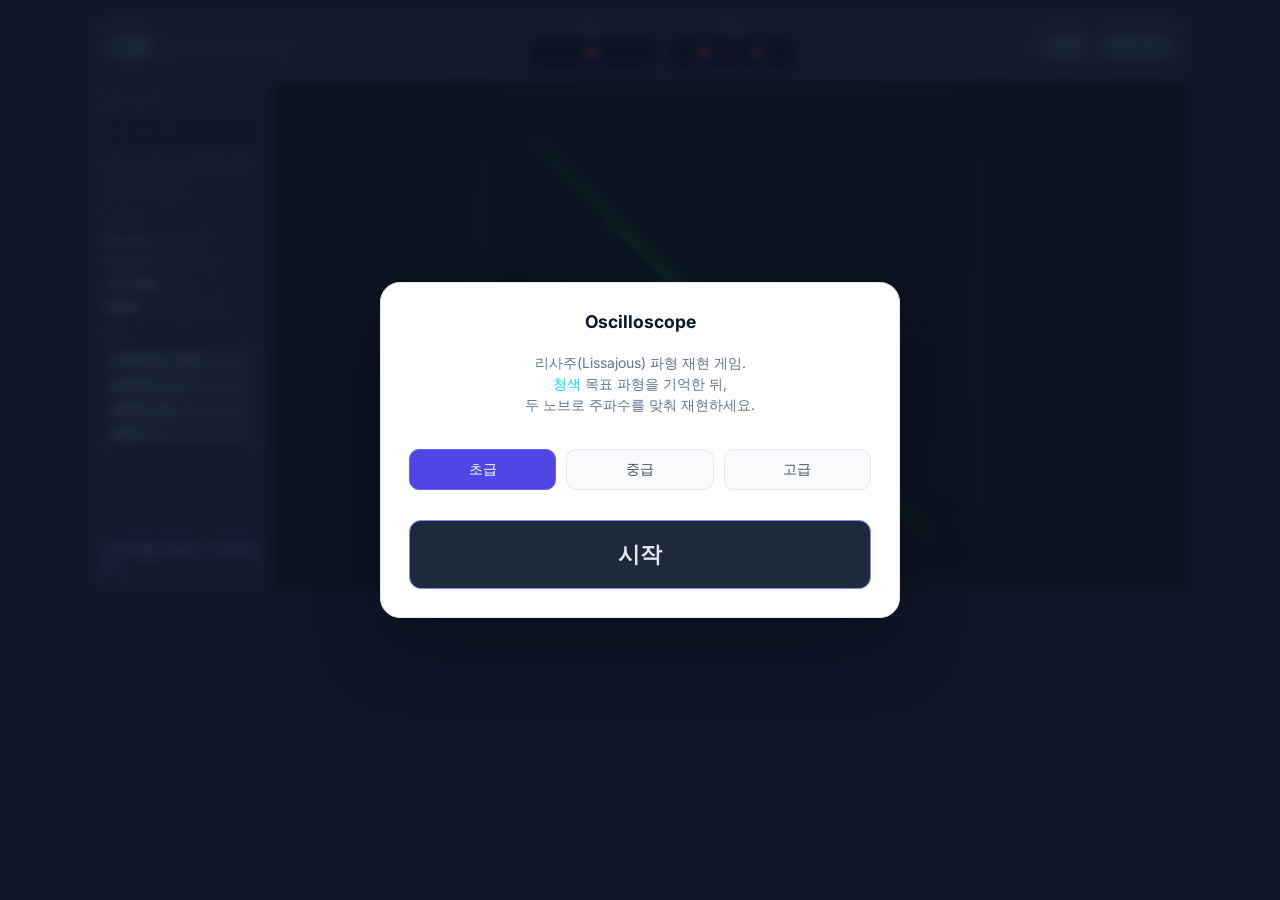
<file: pages/scope.html>
<!doctype html>
<html lang="ko">
  <head>
    <meta charset="UTF-8" />
    <meta name="viewport" content="width=device-width, initial-scale=1.0" />
    <title>Oscilloscope</title>
    <link rel="preconnect" href="https://fonts.googleapis.com" />
    <link rel="preconnect" href="https://fonts.gstatic.com" crossorigin />
    <link href="https://fonts.googleapis.com/css2?family=Inter:wght@400;500;600;700&display=swap" rel="stylesheet" />
    <link rel="stylesheet" href="../styles/style.css" />
    <link rel="stylesheet" href="../styles/maze.css" />
    <link rel="stylesheet" href="../styles/scope.css" />
  </head>
  <body class="maze-body">
    <div class="maze-app">

      <header class="maze-toolbar">
        <div class="maze-toolbar-left">
          <a class="size-btn home-btn" href="./index.html">← 홈</a>
          <span class="maze-app-title">Oscilloscope</span>
        </div>
        <div class="maze-timers">
          <div class="maze-timer-group">
            <span class="maze-timer-label">점수</span>
            <div id="scopeScoreBoard" class="maze-timer-board">0</div>
          </div>
          <div class="maze-timer-group">
            <span class="maze-timer-label">라운드</span>
            <div id="scopeRoundBoard" class="maze-timer-board">0 / 5</div>
          </div>
        </div>
        <div class="maze-toolbar-right">
          <button id="scopeStartBtn" class="size-btn" type="button">시작</button>
          <button id="scopeResetBtn" class="size-btn" type="button">다시 시작</button>
        </div>
      </header>

      <section class="maze-workspace">
        <aside class="maze-panel">

          <!-- 실시간 단계 안내 -->
          <div class="maze-panel-section">
            <p class="maze-panel-label">현재 단계</p>
            <div id="scopePhaseBox" class="scope-phase-box scope-phase-idle">
              <span id="scopePhaseIcon" class="scope-phase-icon">●</span>
              <span id="scopePhaseText" class="scope-phase-text">대기 중</span>
            </div>
            <p id="scopeGuide" class="scope-guide-text">난이도를 선택하고 시작 버튼을 누르세요.</p>
          </div>

          <div class="maze-panel-section">
            <p class="maze-panel-label">조작법</p>
            <p class="maze-guide-line"><strong>좌 노브 ↕</strong> X 주파수</p>
            <p class="maze-guide-line"><strong>우 노브 ↔</strong> Y 주파수</p>
            <p class="maze-guide-line"><strong>좌/우 클릭</strong> 제출</p>
            <p class="maze-guide-line"><strong>중클릭</strong> 커서 잠금/해제</p>
          </div>

          <div class="maze-panel-section">
            <p class="maze-panel-label">상태</p>
            <div class="maze-status-list">
              <span id="scopeDifficultyState" class="status">Difficulty: -</span>
              <span id="scopeRoundState" class="status">Round: 0 / 5</span>
              <span id="scopeMatchState" class="status">Match: 0%</span>
              <span id="scopeBestState" class="status">Best: -</span>
            </div>
          </div>
          <p id="scopeMessage" class="maze-message">난이도를 선택하고 시작하세요.</p>
        </aside>

        <div class="scope-stage">
          <canvas id="scopeCanvas" width="480" height="480"></canvas>
        </div>
      </section>
    </div>

    <div id="scopeStartOverlay" class="overlay">
      <div class="dialog scope-dialog">
        <h2>Oscilloscope</h2>
        <p>리사주(Lissajous) 파형 재현 게임.<br>
          <span class="scope-hint-blue">청색</span> 목표 파형을 기억한 뒤,<br>
          두 노브로 주파수를 맞춰 재현하세요.</p>
        <div class="size-options">
          <button class="size-btn difficulty-btn" data-difficulty="easy" type="button">초급</button>
          <button class="size-btn difficulty-btn" data-difficulty="normal" type="button">중급</button>
          <button class="size-btn difficulty-btn" data-difficulty="hard" type="button">고급</button>
        </div>
        <button id="scopeStartControlBtn" class="maze-big-start-btn" type="button">시작</button>
      </div>
    </div>

    <div id="scopeResultOverlay" class="overlay hidden">
      <div class="dialog scope-dialog">
        <h2 id="scopeResultTitle">COMPLETE</h2>
        <p id="scopeResultText">결과를 확인하세요.</p>
        <button id="scopeReplayBtn" class="size-btn" type="button">다시 도전</button>
      </div>
    </div>

    <script src="../scripts/scope.js"></script>
  </body>
</html>
</file>
<file: styles/style.css>
@import url('https://fonts.googleapis.com/css2?family=Inter:wght@400;500;600;700&display=swap');

* {
  box-sizing: border-box;
  margin: 0;
  padding: 0;
}

/* ── Body (home page background preserved) ───────────────── */
body {
  font-family: "Inter", -apple-system, BlinkMacSystemFont, "Segoe UI", sans-serif;
  background:
    linear-gradient(180deg, rgba(255, 255, 255, 0.08), rgba(0, 0, 0, 0.08)),
    repeating-linear-gradient(
      90deg,
      #b98152 0px,
      #b98152 36px,
      #a96f43 36px,
      #a96f43 42px
    );
  color: #1f2937;
}

/* ── Drawing page shell ──────────────────────────────────── */
.app {
  display: flex;
  flex-direction: column;
  height: 100vh;
  overflow: hidden;
  background: #0f172a;
}

/* ── Toolbar ─────────────────────────────────────────────── */
.toolbar {
  display: flex;
  align-items: center;
  justify-content: space-between;
  gap: 12px;
  flex-wrap: wrap;
  width: 100%;
  padding: 10px 20px;
  background: #1e293b;
  border-bottom: 1px solid #0f172a;
  box-shadow: 0 1px 4px rgba(0, 0, 0, 0.4);
  flex-shrink: 0;
}

.toolbar h1 {
  font-size: 0.8rem;
  font-weight: 700;
  letter-spacing: 0.12em;
  color: #475569;
  text-transform: uppercase;
}

.control-deck {
  display: flex;
  align-items: center;
  gap: 8px;
  flex-wrap: wrap;
}

.status-wrap {
  display: flex;
  gap: 6px;
  flex-wrap: wrap;
  align-items: center;
}

.status {
  font-size: 0.7rem;
  font-weight: 600;
  padding: 3px 10px;
  border-radius: 999px;
  background: #334155;
  color: #94a3b8;
  letter-spacing: 0.03em;
  white-space: nowrap;
}

.hidden-ui {
  display: none !important;
}

/* ── Workspace ───────────────────────────────────────────── */
.workspace {
  display: flex;
  align-items: stretch;
  flex: 1;
  min-height: 0;
  overflow: hidden;
}

/* ── Artist panel (left sidebar) ─────────────────────────── */
.artist-panel {
  display: flex;
  flex-direction: column;
  align-items: center;
  justify-content: flex-start;
  gap: 20px;
  background: #1e293b;
  border-right: 1px solid #0f172a;
  padding: 20px 14px;
  width: 160px;
  flex-shrink: 0;
  overflow-y: auto;
}

/* ── Mode icon ───────────────────────────────────────────── */
.mode-icon {
  width: 52px;
  height: 52px;
  border-radius: 14px;
  border: 1.5px solid #334155;
  background-color: #0f172a;
  background-repeat: no-repeat;
  background-position: center;
  background-size: 70%;
  box-shadow: 0 2px 8px rgba(0, 0, 0, 0.5);
  transition: border-color 0.2s ease, box-shadow 0.2s ease;
}

.mode-pen {
  background-image: url("../assets/pen.png");
  background-size: 78%;
  border-color: #818cf8;
  box-shadow: 0 0 16px rgba(129, 140, 248, 0.3);
}

.mode-erase {
  background-image: url("../assets/eraser.png");
  background-size: 80%;
  border-color: #f87171;
  box-shadow: 0 0 16px rgba(248, 113, 113, 0.3);
}

.mode-move {
  background-image: url("../assets/move.png");
  background-size: 78%;
  border-color: #475569;
}

/* ── Mini palette (color ring) ───────────────────────────── */
.mini-palette {
  position: relative;
  width: 130px;
  height: 130px;
}

.mini-swatch {
  position: absolute;
  left: 50%;
  top: 50%;
  width: 15px;
  height: 15px;
  border-radius: 50%;
  border: 1.5px solid rgba(255, 255, 255, 0.12);
  transform: translate(-50%, -50%) rotate(var(--angle)) translateY(-48px);
  transition: transform 0.15s ease;
}

.paint-blob {
  width: 48px;
  height: 48px;
  border-radius: 50% 45% 55% 50%;
  border: 2px solid rgba(255, 255, 255, 0.12);
  background: #111111;
  box-shadow:
    inset 0 -4px 8px rgba(255, 255, 255, 0.15),
    0 4px 12px rgba(0, 0, 0, 0.5);
  position: absolute;
  left: 50%;
  top: 50%;
  transform: translate(-50%, -50%);
  transition: background 0.2s ease;
}

/* ── Guide card ──────────────────────────────────────────── */
.guide-card {
  width: 100%;
  margin-top: auto;
  border-radius: 10px;
  border: 1px solid #334155;
  display: block;
  opacity: 0.65;
}

/* ── Canvas wrap ─────────────────────────────────────────── */
.canvas-wrap {
  display: flex;
  justify-content: center;
  align-items: flex-start;
  width: 100%;
  overflow: auto;
  padding: 32px;
  background: #f1f5f9;
  background-image: radial-gradient(circle, #cbd5e1 1px, transparent 1px);
  background-size: 24px 24px;
}

/* 그리기 캔버스 + 커서 오버레이 컨테이너 */
.canvas-container {
  position: relative;
  display: inline-block;
  line-height: 0;
  cursor: none; /* 가상 셀 커서로 대체 */
}

#drawCanvas {
  width: auto;
  height: auto;
  display: block;
  border: none;
  border-radius: 2px;
  background: #ffffff;
  image-rendering: pixelated;
  image-rendering: crisp-edges;
  box-shadow:
    0 0 0 1px rgba(0, 0, 0, 0.08),
    0 4px 12px rgba(0, 0, 0, 0.1),
    0 20px 48px rgba(0, 0, 0, 0.14);
}

/* 가상 커서 오버레이 — 클릭은 drawCanvas로 통과 */
#cursorCanvas {
  position: absolute;
  top: 0;
  left: 0;
  width: 100%;
  height: 100%;
  pointer-events: none;
  image-rendering: pixelated;
  image-rendering: crisp-edges;
}

/* ── Palette popup (near cursor) ─────────────────────────── */
.palette {
  display: grid;
  grid-template-columns: repeat(4, 44px);
  gap: 8px;
  padding: 14px;
  background: #1e293b;
  border: 1px solid #334155;
  border-radius: 16px;
}

/* "COLORS" label as first grid item spanning all columns */
.palette::before {
  content: "COLORS";
  grid-column: 1 / -1;
  font-size: 0.6rem;
  font-weight: 700;
  letter-spacing: 0.16em;
  color: #475569;
  text-align: center;
  padding-bottom: 6px;
  font-family: "Inter", sans-serif;
}

.palette-popup {
  position: fixed;
  z-index: 50;
  box-shadow:
    0 0 0 1px rgba(255, 255, 255, 0.06),
    0 8px 24px rgba(0, 0, 0, 0.55),
    0 32px 64px rgba(0, 0, 0, 0.35);
}

@keyframes paletteIn {
  from {
    opacity: 0;
    transform: scale(0.88) translateY(-6px);
  }
  to {
    opacity: 1;
    transform: scale(1) translateY(0);
  }
}

.palette-popup.palette-anim {
  animation: paletteIn 0.18s cubic-bezier(0.34, 1.56, 0.64, 1) both;
}

.hidden {
  display: none !important;
}

/* ── Swatches ────────────────────────────────────────────── */
.swatch {
  width: 44px;
  height: 44px;
  border-radius: 10px;
  border: 2px solid transparent;
  cursor: pointer;
  position: relative;
  transition: transform 0.12s ease, box-shadow 0.12s ease;
  outline: none;
}

.swatch:hover {
  transform: scale(1.18);
  box-shadow: 0 4px 16px rgba(0, 0, 0, 0.55);
  z-index: 1;
}

.swatch.active {
  border-color: #ffffff;
  box-shadow:
    0 0 0 3px rgba(255, 255, 255, 0.2),
    0 4px 12px rgba(0, 0, 0, 0.4);
}

.swatch.palette-cursor {
  transform: scale(1.22);
  border-color: #818cf8;
  box-shadow:
    0 0 0 3px rgba(129, 140, 248, 0.35),
    0 0 14px rgba(129, 140, 248, 0.55),
    0 4px 12px rgba(0, 0, 0, 0.5);
  z-index: 2;
}

/* ── Overlay (size picker backdrop) ─────────────────────── */
.overlay {
  position: fixed;
  inset: 0;
  background: rgba(15, 23, 42, 0.75);
  backdrop-filter: blur(6px);
  -webkit-backdrop-filter: blur(6px);
  display: flex;
  align-items: center;
  justify-content: center;
  z-index: 100;
}

/* ── Size picker dialog ──────────────────────────────────── */
.dialog {
  background: #ffffff;
  border-radius: 20px;
  border: 1px solid #e2e8f0;
  padding: 28px;
  min-width: 360px;
  box-shadow: 0 32px 64px rgba(0, 0, 0, 0.3);
}

.dialog h2 {
  font-size: 1.1rem;
  font-weight: 700;
  color: #0f172a;
  margin-bottom: 6px;
}

.dialog p {
  color: #64748b;
  font-size: 0.875rem;
  margin-bottom: 20px;
  line-height: 1.5;
}

.size-options {
  display: grid;
  grid-template-columns: repeat(3, 1fr);
  gap: 10px;
}

/* ── Buttons ─────────────────────────────────────────────── */
.size-btn {
  border: 1.5px solid #e2e8f0;
  background: #f8fafc;
  border-radius: 10px;
  padding: 10px 14px;
  cursor: pointer;
  font-size: 0.875rem;
  font-weight: 500;
  color: #475569;
  font-family: "Inter", sans-serif;
  transition: background 0.15s ease, border-color 0.15s ease, color 0.15s ease;
}

.size-btn:hover {
  background: #eef2ff;
  border-color: #818cf8;
  color: #4f46e5;
}

/* Toolbar buttons override */
.control-deck .size-btn {
  background: #334155;
  border-color: #475569;
  color: #94a3b8;
  font-size: 0.75rem;
  padding: 5px 12px;
  border-radius: 8px;
}

.control-deck .size-btn:hover {
  background: #475569;
  border-color: #818cf8;
  color: #e2e8f0;
}

.home-btn {
  text-decoration: none;
  display: inline-flex;
  align-items: center;
}

/* ── Home page ───────────────────────────────────────────── */
.home-body {
  background: #0f172a;
  min-height: 100vh;
  display: flex;
  align-items: center;
  justify-content: center;
}

.home-shell {
  width: min(92vw, 640px);
  padding: 48px 0 56px;
}

.home-header {
  text-align: center;
  margin-bottom: 36px;
}

.home-badge {
  display: inline-block;
  font-size: 0.65rem;
  font-weight: 700;
  letter-spacing: 0.2em;
  color: #818cf8;
  background: rgba(129, 140, 248, 0.12);
  border: 1px solid rgba(129, 140, 248, 0.25);
  border-radius: 999px;
  padding: 4px 14px;
  margin-bottom: 14px;
}

.home-title {
  font-size: clamp(2rem, 6vw, 3rem);
  font-weight: 700;
  color: #f1f5f9;
  margin: 0 0 8px;
  letter-spacing: -0.02em;
}

.home-subtitle {
  font-size: 0.9rem;
  color: #64748b;
  margin: 0;
}

.home-grid {
  display: grid;
  grid-template-columns: 1fr 1fr;
  gap: 14px;
}

.home-card {
  text-decoration: none;
  color: inherit;
  background: #1e293b;
  border: 1px solid #334155;
  border-radius: 16px;
  padding: 22px 20px;
  display: flex;
  flex-direction: column;
  gap: 8px;
  transition: border-color 0.15s ease, background 0.15s ease, transform 0.15s ease;
}

.home-card:hover {
  background: #263448;
  border-color: #818cf8;
  transform: translateY(-2px);
}

.home-card-num {
  font-size: 0.65rem;
  font-weight: 700;
  letter-spacing: 0.14em;
  color: #475569;
}

.home-card h2 {
  margin: 0;
  font-size: 1rem;
  font-weight: 600;
  color: #e2e8f0;
}

.home-card p {
  margin: 0;
  font-size: 0.8rem;
  color: #64748b;
  line-height: 1.5;
}
</file>
<file: styles/maze.css>
/* ── Maze: page shell ─────────────────────────────────── */
.maze-body {
  background: #0f172a;
  min-height: 100vh;
  display: flex;
  align-items: flex-start;
  justify-content: center;
  padding: 12px 16px 16px;
}

.maze-app {
  width: min(98vw, 1100px);
  display: flex;
  flex-direction: column;
}

/* ── Toolbar ──────────────────────────────────────────── */
.maze-toolbar {
  display: flex;
  align-items: center;
  justify-content: space-between;
  gap: 8px;
  flex-wrap: wrap;
  padding: 8px 14px;
  background: #1e293b;
  border: 1px solid #334155;
  border-radius: 14px 14px 0 0;
  border-bottom: none;
}

.maze-toolbar-left {
  display: flex;
  align-items: center;
  gap: 12px;
}

.maze-app-title {
  font-size: 0.8rem;
  font-weight: 700;
  letter-spacing: 0.12em;
  color: #475569;
  text-transform: uppercase;
}

.maze-toolbar-right {
  display: flex;
  gap: 8px;
}

.maze-toolbar .size-btn {
  background: #334155;
  border-color: #475569;
  color: #94a3b8;
  font-size: 0.75rem;
  padding: 5px 12px;
  border-radius: 8px;
}

.maze-toolbar .size-btn:hover {
  background: #475569;
  border-color: #818cf8;
  color: #e2e8f0;
}

/* ── Timer boards ─────────────────────────────────────── */
.maze-timers {
  display: flex;
  gap: 10px;
}

.maze-timer-group {
  display: flex;
  flex-direction: column;
  align-items: center;
  gap: 3px;
}

.maze-timer-label {
  font-size: 0.6rem;
  font-weight: 700;
  letter-spacing: 0.1em;
  color: #475569;
  text-transform: uppercase;
}

.maze-timer-board {
  min-width: 130px;
  padding: 5px 14px;
  border-radius: 8px;
  border: 1px solid #1e3a5f;
  background: #020817;
  color: #ef4444;
  font-family: "Courier New", Courier, monospace;
  font-size: 1.2rem;
  font-weight: 800;
  letter-spacing: 2px;
  text-align: center;
  text-shadow: 0 0 10px rgba(239, 68, 68, 0.5);
}

/* ── Workspace ────────────────────────────────────────── */
.maze-workspace {
  display: flex;
  align-items: stretch;
  border: 1px solid #334155;
  border-radius: 0 0 14px 14px;
  overflow: hidden;
  flex: 1;
}

/* ── Side panel ───────────────────────────────────────── */
.maze-panel {
  width: 180px;
  flex-shrink: 0;
  background: #1e293b;
  border-right: 1px solid #334155;
  padding: 16px 14px;
  display: flex;
  flex-direction: column;
  gap: 16px;
}

.maze-panel-section {
  display: flex;
  flex-direction: column;
  gap: 6px;
}

.maze-panel-label {
  font-size: 0.6rem;
  font-weight: 700;
  letter-spacing: 0.16em;
  color: #475569;
  text-transform: uppercase;
  margin: 0;
}

.maze-guide-line {
  font-size: 0.72rem;
  color: #64748b;
  margin: 0;
  line-height: 1.4;
}

.maze-guide-line strong {
  color: #94a3b8;
  font-weight: 600;
}

.maze-status-list {
  display: flex;
  flex-direction: column;
  gap: 4px;
}

.maze-sens-row {
  display: flex;
  align-items: center;
  gap: 6px;
}

.maze-panel .size-btn {
  background: #334155;
  border-color: #475569;
  color: #94a3b8;
  font-size: 0.75rem;
  padding: 4px 10px;
  border-radius: 6px;
}

.maze-panel .size-btn:hover {
  background: #475569;
  border-color: #818cf8;
  color: #e2e8f0;
}

.maze-message {
  margin-top: auto;
  font-size: 0.75rem;
  font-weight: 600;
  color: #818cf8;
  line-height: 1.4;
}

/* ── Canvas area ──────────────────────────────────────── */
.maze-canvas-wrap {
  flex: 1;
  display: flex;
  justify-content: center;
  align-items: center;
  padding: 14px;
  overflow: auto;
  background-color: #0f172a;
  background-image: radial-gradient(circle, #1e293b 1px, transparent 1px);
  background-size: 20px 20px;
}

#mazeCanvas {
  display: block;
  border-radius: 6px;
  box-shadow:
    0 0 0 1px rgba(255, 255, 255, 0.06),
    0 8px 32px rgba(0, 0, 0, 0.6);
}

/* ── Difficulty button active ──────────────────────────── */
.difficulty-btn.active {
  background: #4f46e5;
  color: #ffffff;
  border-color: #6366f1;
}

/* ── Big start button in dialog ───────────────────────── */
.maze-big-start-btn {
  display: block;
  width: 100%;
  margin-top: 16px;
  padding: 18px;
  font-size: 1.4rem;
  font-weight: 800;
  font-family: "Inter", sans-serif;
  border-radius: 12px;
  border: 1.5px solid #818cf8;
  background: #1e293b;
  color: #e2e8f0;
  cursor: pointer;
  transition: background 0.15s ease, border-color 0.15s ease;
}

.maze-big-start-btn:hover {
  background: #334155;
  border-color: #a5b4fc;
}
</file>
<file: styles/dodge.css>
.dodge-canvas-wrap {
  background-color: #050a14;
  background-image:
    radial-gradient(circle at 50% 0%, rgba(99, 102, 241, 0.12), transparent 55%),
    radial-gradient(circle, #1e293b 1px, transparent 1px);
  background-size: auto, 20px 20px;
}

#dodgeCanvas {
  display: block;
  border-radius: 8px;
  box-shadow:
    0 0 0 1px rgba(129, 140, 248, 0.15),
    0 12px 40px rgba(0, 0, 0, 0.65);
}

.dodge-score-board {
  color: #a5b4fc;
  text-shadow: 0 0 10px rgba(165, 180, 252, 0.45);
  min-width: 100px;
}
</file>
<file: styles/nebula.css>
/* Full-viewport overrides — nebula needs the stage to fill remaining height */
.maze-body {
  padding: 0;
  height: 100vh;
  align-items: stretch;
}

.maze-app {
  width: 100%;
  max-width: none;
  height: 100vh;
}

.maze-workspace {
  min-height: 0;
}

.nebula-stage {
  flex: 1;
  position: relative;
  background: #000010;
  overflow: hidden;
  min-width: 0;
  min-height: 0;
}

#nebulaCanvas {
  display: block;
  width: 100%;
  height: 100%;
}

/* CSS vignette overlay — darkens edges without touching canvas pixels */
.nebula-stage::after {
  content: "";
  position: absolute;
  inset: 0;
  background:
    radial-gradient(ellipse at center, transparent 38%, rgba(0, 0, 20, 0.80) 100%);
  pointer-events: none;
}

/* ── Frequency display ─────────────────────────────── */
.nebula-freq-display {
  display: grid;
  gap: 6px;
  padding: 10px 12px;
  border-radius: 8px;
  background: #0f172a;
  border: 1px solid #334155;
}

.nebula-freq-row {
  display: flex;
  justify-content: space-between;
  align-items: center;
}

.nebula-freq-row-ratio {
  border-top: 1px solid #1e293b;
  padding-top: 6px;
  margin-top: 2px;
}

.nebula-freq-label {
  font-size: 0.72rem;
  font-weight: 700;
  letter-spacing: 0.05em;
  color: #64748b;
}

.nebula-freq-val {
  font-size: 0.85rem;
  font-weight: 700;
  color: #a78bfa;
  font-variant-numeric: tabular-nums;
}

.nebula-ratio-val {
  font-size: 0.80rem;
  color: #c4b5fd;
}

/* ── Button groups ─────────────────────────────────── */
.nebula-btn-group {
  display: flex;
  gap: 4px;
  flex-wrap: wrap;
}

.nebula-mode-btn.active,
.nebula-speed-btn.active,
.nebula-snap-btn.active,
.nebula-kaleido-btn.active {
  background: #7c3aed;
  color: #ffffff;
  border-color: #a78bfa;
}
</file>
<file: styles/pinball.css>
.pinball-canvas-wrap {
  background: radial-gradient(ellipse at 50% 30%, #1a1030 0%, #080810 70%);
  padding: 12px;
}

#pinballCanvas {
  display: block;
  border-radius: 12px;
  box-shadow:
    0 0 0 2px #312e81,
    0 0 40px rgba(129, 140, 248, 0.15),
    inset 0 0 60px rgba(0, 0, 0, 0.6);
}

.pinball-score-board {
  color: #fbbf24;
  min-width: 90px;
  font-family: "Courier New", Courier, monospace;
  text-shadow: 0 0 10px rgba(251, 191, 36, 0.5);
}

.pinball-goal-board {
  color: #94a3b8;
  min-width: 140px;
  font-size: 0.95rem;
  letter-spacing: 1px;
  text-shadow: none;
}
</file>
<file: styles/pong.css>
.pong-canvas-wrap {
  background: #0a0a0a;
  padding: 20px;
}

#pongCanvas {
  display: block;
  border-radius: 4px;
  box-shadow:
    0 0 0 2px #1a1a1a,
    0 0 24px rgba(255, 255, 255, 0.06),
    inset 0 0 80px rgba(0, 0, 0, 0.5);
  image-rendering: pixelated;
}

.pong-score-board {
  color: #f8fafc;
  min-width: 120px;
  letter-spacing: 4px;
  font-family: "Courier New", Courier, monospace;
}

.pong-goal-board {
  color: #94a3b8;
  min-width: 56px;
  font-size: 1.1rem;
  text-shadow: none;
}

.pong-dialog .pong-dialog-desc {
  font-size: 0.85rem;
  color: #94a3b8;
  line-height: 1.5;
  margin: 0 0 12px;
}

.pong-dialog-label {
  margin: 8px 0 6px !important;
  text-align: left;
}

.pong-mode-options {
  margin-bottom: 4px;
}

.mode-btn.active {
  background: #4f46e5;
  color: #fff;
  border-color: #6366f1;
}
</file>
<file: styles/rhythm.css>
/* ── Rhythm stage: dual lane container ───────────────── */
.rhythm-stage {
  flex: 1;
  display: flex;
  gap: 0;
  background: #0f172a;
  min-height: 480px;
}

/* ── Lane ────────────────────────────────────────────── */
.rhythm-lane {
  flex: 1;
  display: flex;
  flex-direction: column;
}

.lane-header {
  display: flex;
  flex-direction: column;
  align-items: center;
  justify-content: center;
  gap: 2px;
  padding: 8px 0;
  border-bottom: 1px solid rgba(255, 255, 255, 0.06);
}

.lane-knob {
  font-size: 0.65rem;
  font-weight: 700;
  letter-spacing: 0.14em;
  text-transform: uppercase;
}

.lane-key {
  font-size: 0.6rem;
  letter-spacing: 0.08em;
  opacity: 0.6;
}

.lane-left .lane-header {
  background: rgba(239, 68, 68, 0.08);
  border-right: 1px solid rgba(239, 68, 68, 0.2);
}

.lane-left .lane-knob {
  color: #fb7185;
}

.lane-left .lane-key {
  color: #fb7185;
}

.lane-right .lane-header {
  background: rgba(59, 130, 246, 0.08);
  border-left: 1px solid rgba(59, 130, 246, 0.2);
}

.lane-right .lane-knob {
  color: #60a5fa;
}

.lane-right .lane-key {
  color: #60a5fa;
}

/* ── Lane track (play field) ─────────────────────────── */
.lane-track {
  position: relative;
  flex: 1;
  overflow: hidden;
  background: linear-gradient(180deg, #070d1a 0%, #0f172a 100%);
  transition: box-shadow 0.1s ease;
}

.lane-left .lane-track {
  border-right: 1px solid rgba(239, 68, 68, 0.15);
}

.lane-right .lane-track {
  border-left: 1px solid rgba(59, 130, 246, 0.15);
}

.lane-track.hit-ok {
  box-shadow: inset 0 0 28px rgba(34, 197, 94, 0.3);
}

.lane-track.hit-bad {
  box-shadow: inset 0 0 28px rgba(239, 68, 68, 0.3);
}

/* ── Center divider (holds judge text) ───────────────── */
.lane-divider {
  width: 2px;
  background: linear-gradient(180deg,
    rgba(255,255,255,0.03) 0%,
    rgba(255,255,255,0.08) 50%,
    rgba(255,255,255,0.03) 100%
  );
  position: relative;
  flex-shrink: 0;
}

/* ── Judge line ──────────────────────────────────────── */
.judge-line {
  position: absolute;
  left: 0;
  right: 0;
  bottom: 84px;
  height: 3px;
  z-index: 2;
  pointer-events: none;
}

.lane-left .judge-line {
  background: linear-gradient(90deg,
    rgba(251, 113, 133, 0.0),
    rgba(251, 113, 133, 0.8),
    rgba(251, 113, 133, 0.0)
  );
  box-shadow: 0 0 12px rgba(251, 113, 133, 0.5);
}

.lane-right .judge-line {
  background: linear-gradient(90deg,
    rgba(96, 165, 250, 0.0),
    rgba(96, 165, 250, 0.8),
    rgba(96, 165, 250, 0.0)
  );
  box-shadow: 0 0 12px rgba(96, 165, 250, 0.5);
}

/* ── Indicator ───────────────────────────────────────── */
.indicator {
  position: absolute;
  bottom: 36px;
  height: 30px;
  border-radius: 8px;
  border: 2px solid rgba(255, 255, 255, 0.5);
  z-index: 3;
  transform: translateX(-50%);
  transition: left 0.04s linear, box-shadow 0.08s ease;
  pointer-events: none;
}

.indicator.red {
  background: linear-gradient(180deg, #fb7185 0%, #ef4444 100%);
  box-shadow: 0 0 16px rgba(239, 68, 68, 0.7);
}

.indicator.blue {
  background: linear-gradient(180deg, #60a5fa 0%, #3b82f6 100%);
  box-shadow: 0 0 16px rgba(59, 130, 246, 0.7);
}

.indicator.flash-ok {
  filter: brightness(1.7);
  box-shadow: 0 0 32px rgba(34, 197, 94, 0.95);
}

.indicator.flash-bad {
  filter: brightness(1.4) saturate(1.3);
  box-shadow: 0 0 32px rgba(239, 68, 68, 0.95);
}

/* ── Notes ───────────────────────────────────────────── */
.note {
  position: absolute;
  top: 0;
  height: 20px;
  border-radius: 6px;
  border: 2px solid rgba(255, 255, 255, 0.4);
  z-index: 2;
  transform: translate(-50%, 0);
  will-change: transform;
}

.note.red {
  background: linear-gradient(180deg, #fb7185 0%, #ef4444 100%);
  box-shadow: 0 0 12px rgba(239, 68, 68, 0.5);
}

.note.blue {
  background: linear-gradient(180deg, #60a5fa 0%, #3b82f6 100%);
  box-shadow: 0 0 12px rgba(59, 130, 246, 0.5);
}

.note.judged-ok {
  opacity: 0;
  transform: translate(-50%, 0) scale(1.3);
  transition: opacity 0.16s ease, transform 0.16s ease;
}

.note.judged-miss {
  opacity: 0.35;
  filter: grayscale(0.7);
}

/* ── Judge text (centered in divider) ────────────────── */
.judge-text {
  position: absolute;
  left: 50%;
  top: 40%;
  transform: translate(-50%, -50%) scale(0.85);
  z-index: 10;
  font-family: "Courier New", Courier, monospace;
  font-size: 1.1rem;
  font-weight: 800;
  letter-spacing: 0.06em;
  white-space: nowrap;
  writing-mode: vertical-rl;
  text-orientation: mixed;
  opacity: 0;
  pointer-events: none;
  transition: opacity 0.08s ease, transform 0.08s ease;
}

.judge-text.show {
  opacity: 1;
  transform: translate(-50%, -50%) scale(1);
}

.judge-text.perfect { color: #22c55e; }
.judge-text.good    { color: #38bdf8; }
.judge-text.ok      { color: #facc15; }
.judge-text.miss    { color: #ef4444; }

/* ── Difficulty active ─────────────────────────────────── */
.difficulty-btn.active {
  background: #4f46e5;
  color: #ffffff;
  border-color: #6366f1;
}

/* ── Dialog ──────────────────────────────────────────── */
.rhythm-dialog {
  width: min(92vw, 640px);
  text-align: center;
  display: grid;
  gap: 12px;
}

.rhythm-dialog .difficulty-btn {
  min-height: 60px;
  font-size: 1rem;
  font-weight: 700;
}
</file>
<file: styles/safe.css>
.safe-stage {
  flex: 1;
  display: grid;
  grid-template-columns: minmax(0, 1fr) auto minmax(0, 1fr);
  gap: 14px;
  align-items: center;
  justify-items: center;
  padding: 16px 18px;
  background: #0f172a;
  overflow: auto;
  min-width: 0;
}

.dial-card {
  display: flex;
  flex-direction: column;
  align-items: center;
  gap: 10px;
}

.dial-label {
  font-size: 0.72rem;
  font-weight: 700;
  letter-spacing: 0.14em;
  color: #475569;
  text-transform: uppercase;
}

.dial {
  width: min(240px, 22vw);
  aspect-ratio: 1;
  display: block;
  filter: drop-shadow(0 8px 20px rgba(0, 0, 0, 0.55));
}

.dial-bg {
  fill: #0f172a;
  stroke: #334155;
  stroke-width: 2;
}

.dial-glow {
  fill: transparent;
  stroke: #22c55e;
  stroke-width: 6;
  opacity: 0;
  transition: opacity 0.2s ease, stroke 0.2s ease;
}

.dial.is-warm .dial-glow {
  stroke: #facc15;
  opacity: 0.55;
}

.dial.is-hot .dial-glow {
  stroke: #22c55e;
  opacity: 0.9;
}

.dial-ticks line {
  stroke: #475569;
  stroke-width: 1.2;
}

.dial-ticks line.major {
  stroke: #94a3b8;
  stroke-width: 2;
}

.dial-numbers text {
  fill: #94a3b8;
  font-size: 9px;
  font-family: "Courier New", Courier, monospace;
  font-weight: 700;
  text-anchor: middle;
  dominant-baseline: middle;
}

.dial-pointer {
  stroke: #ef4444;
  stroke-width: 4;
  stroke-linecap: round;
}

.dial-hub {
  fill: #ef4444;
  stroke: #1e293b;
  stroke-width: 2;
}

.dial-value {
  fill: #f1f5f9;
  font-family: "Courier New", Courier, monospace;
  font-size: 26px;
  font-weight: 800;
  letter-spacing: 2px;
}

/* ── Pin rack ─────────────────────────────────────────── */
.pin-rack {
  display: flex;
  flex-direction: column;
  align-items: center;
  gap: 10px;
  padding: 14px 16px;
  background: #1e293b;
  border: 1px solid #334155;
  border-radius: 14px;
  min-width: 210px;
}

.pin-rack h3 {
  margin: 0;
  font-size: 0.7rem;
  font-weight: 700;
  letter-spacing: 0.2em;
  color: #facc15;
  text-transform: uppercase;
}

.pin-track {
  display: flex;
  flex-direction: column;
  gap: 6px;
  width: 100%;
}

.pin-row {
  display: grid;
  grid-template-columns: 24px 1fr;
  align-items: center;
  gap: 8px;
  padding: 7px 10px;
  background: #0f172a;
  border: 1px solid #334155;
  border-radius: 8px;
  font-family: "Courier New", Courier, monospace;
  font-size: 0.88rem;
  transition: background 0.2s ease, border-color 0.2s ease;
}

.pin-row.is-current {
  border-color: #facc15;
  background: #1c1a08;
  box-shadow: 0 0 12px rgba(250, 204, 21, 0.25);
}

.pin-row.is-solved {
  border-color: #22c55e;
  background: #052e16;
  color: #86efac;
  opacity: 0.8;
}

.pin-row .pin-index {
  font-weight: 800;
  color: #facc15;
  font-size: 0.78rem;
}

.pin-row.is-solved .pin-index {
  color: #4ade80;
}

.pin-row .pin-targets {
  display: flex;
  gap: 6px;
  justify-content: space-between;
}

.pin-targets span {
  background: #1e293b;
  padding: 2px 8px;
  border-radius: 5px;
  border: 1px solid #334155;
  letter-spacing: 0.05em;
  color: #e2e8f0;
  font-size: 0.82rem;
}

.pin-row.is-solved .pin-targets span {
  background: #064e3b;
  border-color: #166534;
  color: #86efac;
}

.pin-hint {
  margin: 4px 0 0;
  font-size: 0.72rem;
  color: #64748b;
  text-align: center;
  line-height: 1.4;
}

/* ── Difficulty active ─────────────────────────────────── */
.difficulty-btn.active {
  background: #4f46e5;
  color: #ffffff;
  border-color: #6366f1;
}

@media (max-width: 900px) {
  .safe-stage {
    grid-template-columns: 1fr;
    padding: 16px;
  }
  .dial {
    width: min(240px, 60vw);
  }
}
</file>
<file: styles/scope.css>
.scope-stage {
  flex: 1;
  display: flex;
  align-items: center;
  justify-content: center;
  background: #010a06;
  padding: 16px;
}

#scopeCanvas {
  display: block;
  border-radius: 14px;
  box-shadow:
    0 0 0 3px #0a1a0d,
    0 0 0 8px #04090505,
    0 0 48px rgba(0, 255, 65, 0.10),
    0 0 120px rgba(0, 255, 65, 0.04);
}

.scope-dialog {
  width: min(92vw, 520px);
  text-align: center;
  display: grid;
  gap: 14px;
}

.scope-hint-green { color: #00ff41; }
.scope-hint-blue  { color: #00dcff; }

/* ── 실시간 단계 표시 ──────────────────────────────── */
.scope-phase-box {
  display: flex;
  align-items: center;
  gap: 8px;
  padding: 8px 10px;
  border-radius: 8px;
  border: 1px solid #334155;
  background: #0f172a;
  margin-bottom: 8px;
  transition: background 0.3s ease, border-color 0.3s ease;
}

.scope-phase-idle   { border-color: #334155; background: #0f172a; }
.scope-phase-reveal { border-color: rgba(0,220,255,0.5); background: rgba(0,220,255,0.06); }
.scope-phase-play   { border-color: rgba(0,255,65,0.4);  background: rgba(0,255,65,0.05);  }
.scope-phase-good   { border-color: rgba(0,255,65,0.8);  background: rgba(0,255,65,0.10);  }
.scope-phase-done   { border-color: rgba(250,204,21,0.6);background: rgba(250,204,21,0.07);}

.scope-phase-icon {
  font-size: 0.75rem;
  flex-shrink: 0;
}
.scope-phase-idle   .scope-phase-icon { color: #475569; }
.scope-phase-reveal .scope-phase-icon { color: #00dcff; }
.scope-phase-play   .scope-phase-icon { color: #00ff41; }
.scope-phase-good   .scope-phase-icon { color: #00ff41; }
.scope-phase-done   .scope-phase-icon { color: #facc15; }

.scope-phase-text {
  font-size: 0.72rem;
  font-weight: 700;
  letter-spacing: 0.05em;
}
.scope-phase-idle   .scope-phase-text { color: #475569; }
.scope-phase-reveal .scope-phase-text { color: #00dcff; }
.scope-phase-play   .scope-phase-text { color: #4ade80; }
.scope-phase-good   .scope-phase-text { color: #00ff41; }
.scope-phase-done   .scope-phase-text { color: #facc15; }

.scope-guide-text {
  font-size: 0.72rem;
  color: #64748b;
  line-height: 1.55;
  white-space: pre-line;
  margin: 0;
}

.difficulty-btn.active {
  background: #4f46e5;
  color: #ffffff;
  border-color: #6366f1;
}
</file>
